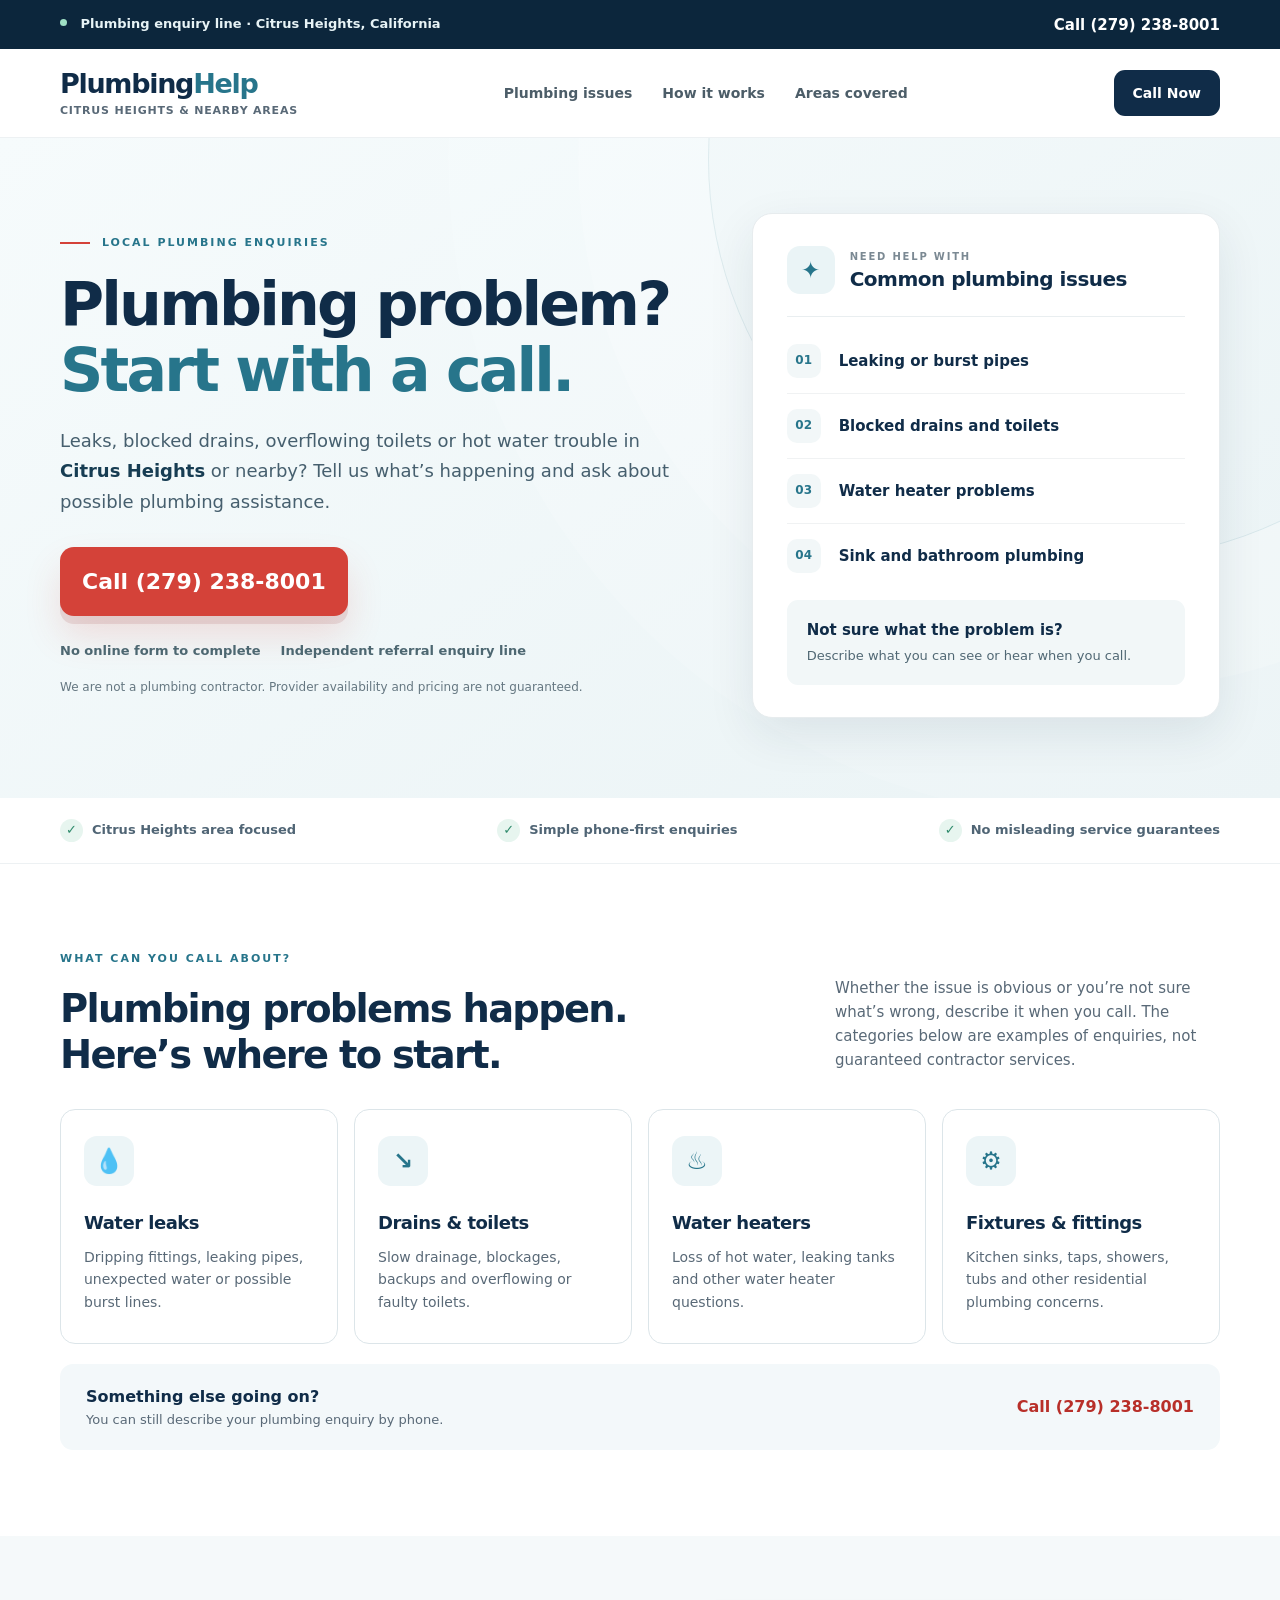
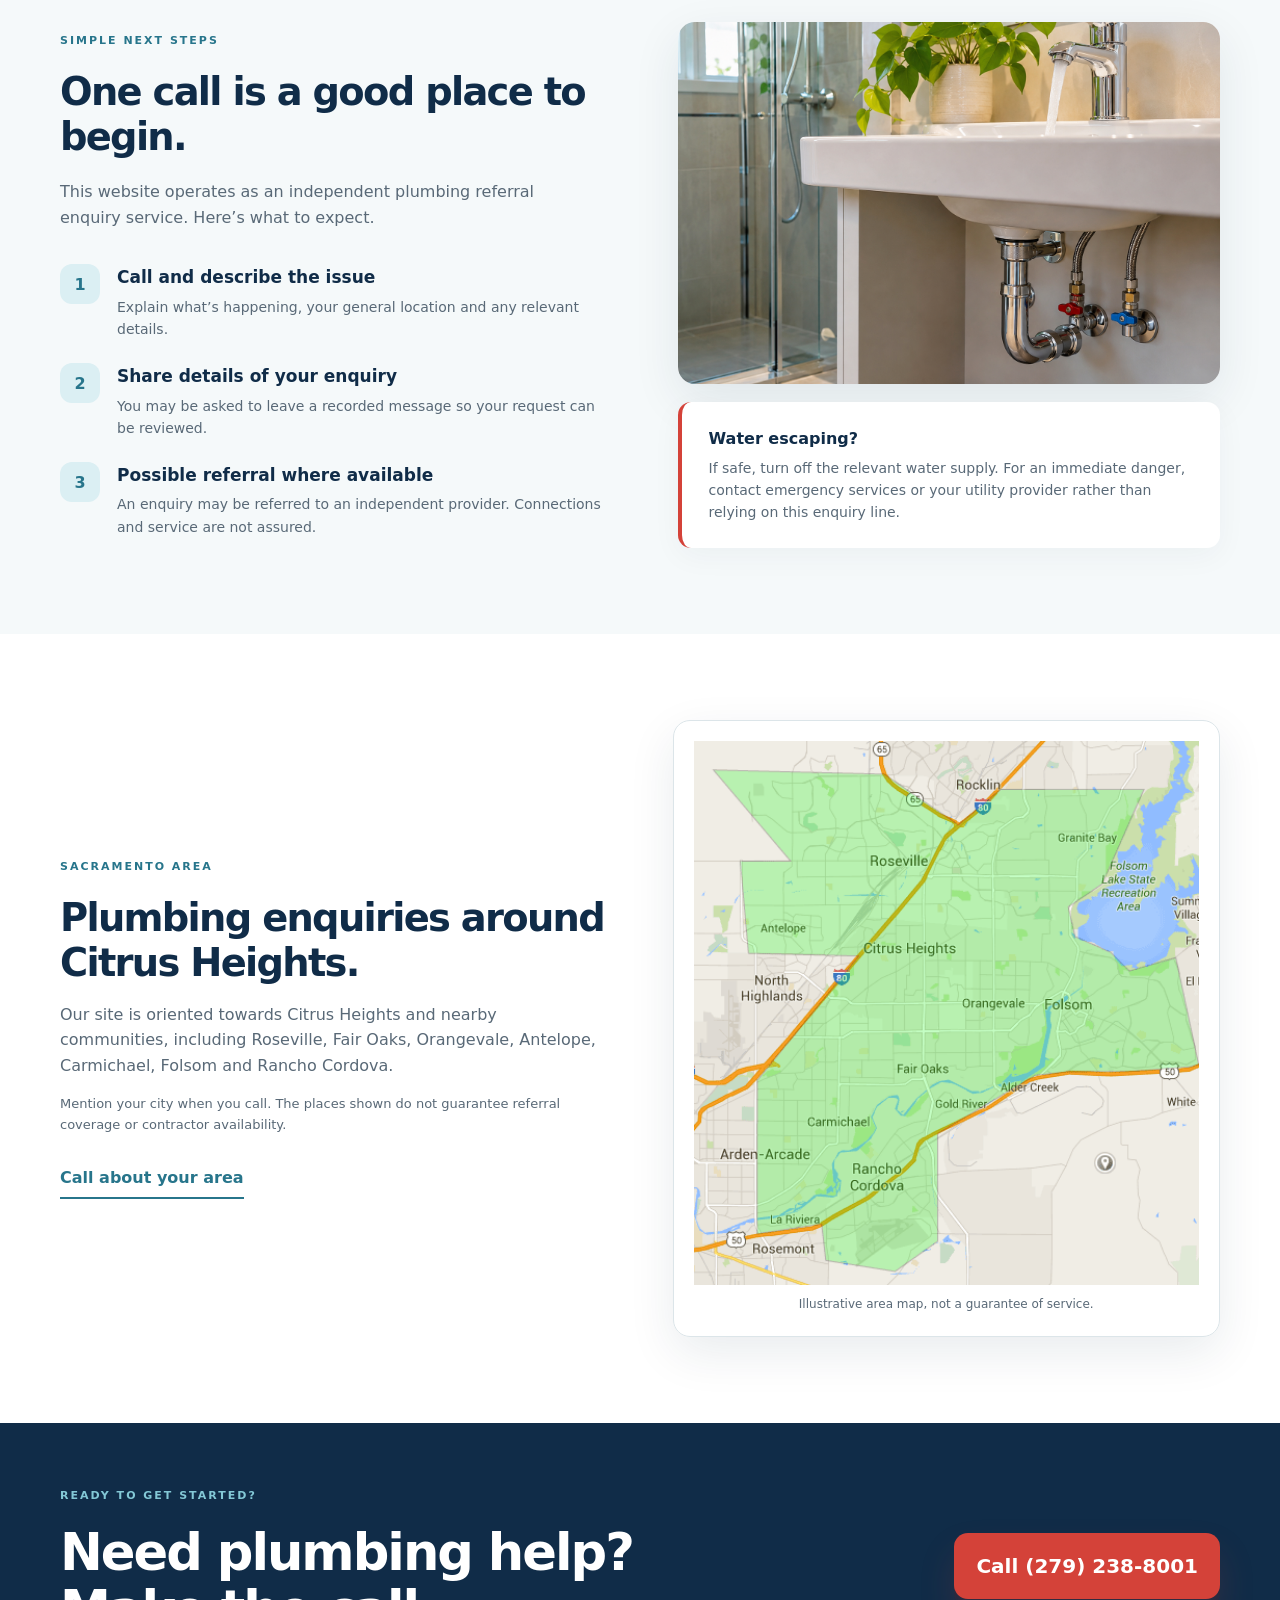
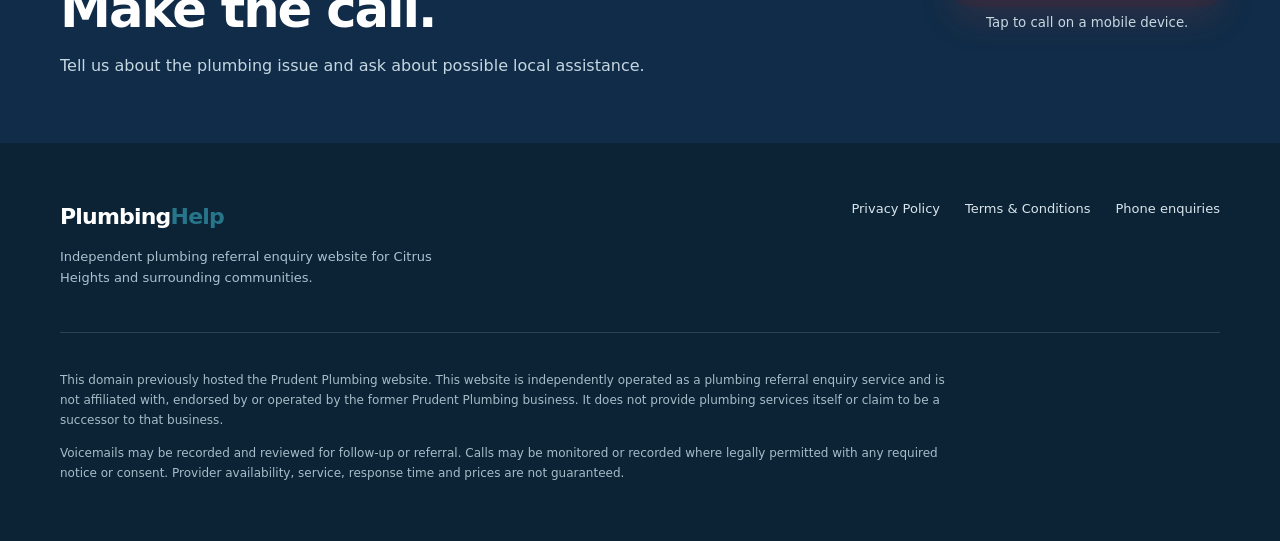
<file: index.html>
<!DOCTYPE html>

<html lang="en-US">
<head>
<meta charset="utf-8"/>
<meta content="width=device-width, initial-scale=1" name="viewport"/>
<meta content="#102c48" name="theme-color"/>
<title>Plumbing Help in Citrus Heights, CA | Independent Referral Enquiries</title>
<meta content="Plumbing problem in Citrus Heights or nearby Sacramento communities? Call an independent plumbing referral enquiry service to explain your issue and ask about possible local assistance." name="description"/>
<link href="https://prudent-plumbing.com/" rel="canonical"/>
<style>
:root{--ink:#102c48;--navy:#102c48;--navy2:#183d5c;--blue:#27758b;--red:#d44239;--red-dark:#b82f29;--paper:#fff;--mist:#f2f7f8;--line:#dce5e9;--muted:#596977;--shadow:0 16px 48px rgba(16,44,72,.09)}*{box-sizing:border-box}html{scroll-behavior:smooth;scroll-padding-top:90px}body{margin:0;font-family:Inter,ui-sans-serif,system-ui,-apple-system,BlinkMacSystemFont,"Segoe UI",sans-serif;color:var(--ink);background:var(--paper);line-height:1.6;-webkit-font-smoothing:antialiased}a{color:inherit;text-decoration:none}a:focus-visible{outline:3px solid #e76c54;outline-offset:4px}img{max-width:100%;height:auto;display:block}svg{width:24px;height:24px;fill:none;stroke:currentColor;stroke-width:1.8;stroke-linecap:round;stroke-linejoin:round}.wrap{width:min(1160px,calc(100% - 48px));margin-inline:auto}.skip{position:absolute;left:-9999px;top:0;background:#fff;padding:12px;z-index:200}.skip:focus{left:12px}.topbar{background:#0c263c;color:#e7f3f6}.topbar-inner{min-height:49px;display:flex;align-items:center;justify-content:space-between;gap:16px;font-size:13px;font-weight:600}.status-dot{display:inline-block;width:7px;height:7px;background:#9fe0c5;border-radius:50%;margin-right:9px;vertical-align:2px}.topbar-link{color:#fff;font-size:15px}.topbar-link span{font-size:18px}.site-header{background:#fff;border-bottom:1px solid #edf1f3}.header-inner{min-height:88px;display:flex;align-items:center;justify-content:space-between;gap:24px}.site-brand{display:flex;flex-direction:column;line-height:1.1}.brand-text{font-size:27px;font-weight:850;letter-spacing:-1.3px}.brand-accent,.footer-inner strong span{color:var(--blue)}.brand-small{font-size:11px;letter-spacing:.8px;color:var(--muted);margin-top:7px;text-transform:uppercase;font-weight:700}.desktop-nav{display:flex;gap:30px;font-size:14px;font-weight:700;color:#4c5d68}.desktop-nav a:hover{color:var(--red)}.header-cta{display:inline-flex;align-items:center;gap:8px;background:var(--ink);color:white;font-size:14px;font-weight:800;padding:12px 19px;border-radius:11px;white-space:nowrap}.header-cta svg{width:17px;height:17px}.header-cta:hover{background:var(--blue)}.hero{background:linear-gradient(145deg,#f6fbfc 0%,#eaf3f5 100%);position:relative;overflow:hidden}.hero:before{content:"";position:absolute;right:-230px;top:-380px;width:800px;height:800px;border:1px solid rgba(40,117,139,.1);border-radius:50%;box-shadow:0 0 0 130px rgba(255,255,255,.15),0 0 0 260px rgba(255,255,255,.10);pointer-events:none}.hero-grid{display:grid;grid-template-columns:minmax(0,1.15fr) minmax(340px,.85fr);gap:58px;align-items:center;padding-top:75px;padding-bottom:80px;position:relative}.eyebrow,.section-eyebrow{letter-spacing:2px;text-transform:uppercase;font-size:11px;font-weight:850;color:var(--blue);margin:0 0 19px}.eyebrow{display:flex;align-items:center;gap:12px}.small-line{height:2px;width:30px;background:var(--red)}.hero h1{font-size:clamp(40px,4.7vw,66px);line-height:1.1;letter-spacing:-2.8px;margin:0 0 23px;font-weight:850}.hero h1 span{color:var(--blue)}.hero-lead{font-size:18px;line-height:1.7;max-width:650px;color:#465f6e;margin:0 0 29px}.hero-lead strong{color:#173d53}.primary-cta{display:inline-flex;justify-content:center;align-items:center;gap:13px;background:var(--red);color:white;font-weight:850;border-radius:14px;padding:17px 22px;box-shadow:0 8px 0 rgba(130,26,25,.11),0 20px 36px rgba(212,66,57,.15);transition:background .2s,transform .2s}.primary-cta:hover{background:var(--red-dark);transform:translateY(-2px)}.hero-main-cta{font-size:22px;min-height:68px}.primary-cta svg{width:23px;height:23px;flex-shrink:0}.cta-arrow{font-size:24px;margin-left:7px}.hero-meta{display:flex;flex-wrap:wrap;gap:10px 20px;margin-top:25px;font-size:13px;font-weight:700;color:#4d6771}.hero-meta span{display:inline-flex;align-items:center;gap:7px}.hero-meta svg{width:17px;height:17px;color:var(--blue);stroke-width:3}.hero-honesty{margin:16px 0 0;font-size:12px;color:#657781;max-width:550px}.hero-aside{background:#fff;box-shadow:var(--shadow);border:1px solid #e7ecee;border-radius:20px;padding:32px 34px;position:relative}.aside-header{display:flex;align-items:center;gap:15px;border-bottom:1px solid #e9eef0;padding-bottom:22px}.aside-icon{width:48px;height:48px;display:grid;place-items:center;border-radius:13px;background:#eaf4f6;color:var(--blue)}.aside-icon svg{width:22px;height:22px}.aside-kicker{font-size:10px;letter-spacing:1.8px;font-weight:850;color:#7b8993;margin:0 0 2px}.aside-header h2{font-size:20px;line-height:1.2;letter-spacing:-.5px;margin:0}.aside-items{padding:12px 0}.aside-items>div{display:flex;gap:18px;align-items:center;border-bottom:1px solid #f0f2f3;padding:15px 0;font-size:15px;font-weight:700}.aside-items>div:last-child{border-bottom:0}.issue-symbol{width:34px;height:34px;display:grid;place-items:center;background:#f2f7f8;border-radius:10px;color:var(--blue);font-size:12px;font-weight:850}.aside-footer{border-radius:11px;background:var(--mist);padding:18px 20px;display:flex;flex-direction:column;gap:4px}.aside-footer strong{font-size:15px}.aside-footer span{font-size:13px;color:#516874}.trust-strip{background:#fff;border-bottom:1px solid #edf1f3}.trust-inner{display:flex;align-items:center;justify-content:space-between;gap:22px;padding:21px 0;color:#506575;font-size:13px;font-weight:700}.trust-inner>span{display:flex;align-items:center;gap:9px}.trust-tick{background:#e7f5ef;color:#2f8b6c;width:23px;height:23px;border-radius:50%;display:grid;place-items:center;font-weight:900}.section{padding:86px 0}.section-heading{display:flex;justify-content:space-between;align-items:end;gap:65px;margin-bottom:32px}.section-heading h2,.how-copy h2,.location-copy h2{font-size:clamp(32px,3vw,43px);letter-spacing:-1.7px;line-height:1.18;margin:0;font-weight:850}.section-heading>p{max-width:385px;color:var(--muted);font-size:15px;margin:0 0 5px}.service-grid{display:grid;grid-template-columns:repeat(4,1fr);gap:16px}.service-card{border:1px solid var(--line);border-radius:15px;padding:26px 23px;min-height:235px;background:#fff;transition:box-shadow .2s,transform .2s}.service-card:hover{box-shadow:var(--shadow);transform:translateY(-3px)}.service-icon{color:var(--blue);background:#ecf5f7;width:50px;height:50px;display:grid;place-items:center;border-radius:13px;margin-bottom:23px}.service-card h3{font-size:18px;margin:0 0 8px;letter-spacing:-.5px}.service-card p{margin:0;color:var(--muted);font-size:14px}.services-cta{background:#f3f8fa;border-radius:13px;margin-top:20px;padding:20px 26px;display:flex;align-items:center;justify-content:space-between;gap:22px}.services-cta div{display:flex;flex-direction:column}.services-cta strong{font-size:16px}.services-cta span{font-size:13px;color:var(--muted)}.services-cta a{color:var(--red-dark);font-weight:850;white-space:nowrap}.services-cta a span{color:inherit;font-size:20px}.how-section{background:#f5f9fa}.how-layout{display:grid;grid-template-columns:1fr 1fr;gap:75px;align-items:center}.how-intro{color:var(--muted);font-size:16px;margin:20px 0 34px;max-width:530px}.steps{display:grid;gap:23px}.step{display:flex;align-items:start;gap:17px}.step-num{width:40px;height:40px;flex-shrink:0;border-radius:12px;background:#dbeff3;display:grid;place-items:center;color:var(--blue);font-weight:850}.step h3{font-size:17px;margin:0 0 4px}.step p{font-size:14px;color:var(--muted);margin:0}.photo-frame{border-radius:17px;overflow:hidden;box-shadow:var(--shadow);background:#fff}.photo-frame img{width:100%;aspect-ratio:1.5;object-fit:cover}.help-note{padding:24px 27px;border-radius:13px;background:#fff;margin-top:18px;border-left:4px solid var(--red);box-shadow:0 8px 30px rgba(16,44,72,.045)}.help-note strong{font-size:16px}.help-note p{margin:5px 0 0;font-size:14px;color:var(--muted)}.location-grid{display:grid;grid-template-columns:1fr 1fr;gap:65px;align-items:center}.location-copy p:not(.section-eyebrow){max-width:540px;color:var(--muted);font-size:16px}.location-copy .muted{font-size:13px!important}.secondary-cta{display:inline-flex;gap:10px;align-items:center;margin-top:16px;color:var(--blue);font-weight:850;border-bottom:2px solid var(--blue);padding-bottom:6px}.secondary-cta span{font-size:22px}.map-frame{padding:20px;border:1px solid var(--line);border-radius:17px;box-shadow:var(--shadow)}.map-frame img{width:100%;object-fit:contain}.map-frame p{font-size:12px;text-align:center;color:var(--muted);margin:10px 0 2px}.closing-cta{background:var(--navy);color:#fff;padding:64px 0}.closing-inner{display:flex;justify-content:space-between;align-items:center;gap:60px}.closing-cta .section-eyebrow{color:#83c8d6}.closing-cta h2{font-size:clamp(34px,4vw,52px);letter-spacing:-2px;line-height:1.13;margin:0 0 14px}.closing-cta p:last-child{color:#c5d7e1;margin:0}.closing-action{display:flex;flex-direction:column;align-items:center;gap:13px}.light-cta{background:var(--red);font-size:20px;white-space:nowrap}.closing-action small{color:#c5d7e1}.footer{background:#0b2335;color:#d8e6ec;padding:56px 0 45px}.footer-inner{display:flex;justify-content:space-between;gap:50px;padding-bottom:30px}.footer-inner strong{font-size:22px;letter-spacing:-.8px;color:#fff}.footer-inner p{max-width:420px;font-size:13px;color:#a9c2ce}.footer-links{display:flex;gap:25px;align-items:start;font-size:13px}.footer-links a:hover{text-decoration:underline}.footer-legal{padding-top:25px;border-top:1px solid #294254}.footer-legal p{max-width:900px;color:#a6bcc8;font-size:12px;line-height:1.7}.draft-note{color:#f2d7ae!important}.mobile-call{display:none} @media(max-width:1000px){.hero-grid{gap:30px;grid-template-columns:minmax(0,1.1fr) minmax(300px,.9fr)}.hero h1{font-size:48px}.desktop-nav{gap:16px}.service-grid{grid-template-columns:repeat(2,1fr)}.service-card{min-height:210px}.how-layout,.location-grid{gap:40px}}@media(max-width:760px){.wrap{width:min(100% - 32px,600px)}.topbar-inner{min-height:40px}.topbar-message{font-size:11px}.topbar-link{display:none}.header-inner{min-height:72px}.brand-text{font-size:24px}.brand-small{font-size:9px}.desktop-nav{display:none}.header-cta{padding:10px 13px}.hero-grid{grid-template-columns:1fr;padding-top:52px;padding-bottom:55px;gap:36px}.hero h1{font-size:clamp(39px,10vw,55px);letter-spacing:-1.9px}.hero-lead{font-size:16px}.hero-aside{padding:24px}.hero-main-cta{font-size:18px;width:100%;padding:15px 12px}.hero-meta{font-size:12px}.trust-inner{flex-wrap:wrap;gap:13px;padding:16px 0}.trust-inner>span{width:100%}.section{padding:64px 0}.section-heading{display:block}.section-heading>p{margin-top:17px}.service-grid{grid-template-columns:repeat(2,1fr)}.how-layout,.location-grid{grid-template-columns:1fr}.location-grid .map-frame{order:2}.services-cta{align-items:start;flex-direction:column}.closing-inner{flex-direction:column;align-items:start;gap:28px}.closing-action{align-items:stretch;width:100%}.light-cta{justify-content:center;font-size:18px}.footer-inner{flex-direction:column;gap:22px}.footer-links{flex-wrap:wrap;gap:15px}.mobile-call{display:flex;position:fixed;bottom:0;left:0;right:0;z-index:1000;justify-content:space-between;align-items:center;gap:10px;background:#fff;padding:10px 16px calc(10px + env(safe-area-inset-bottom));box-shadow:0 -6px 30px #102c4820;border-top:1px solid var(--line)}.mobile-call>span{font-size:12px;color:var(--ink);font-weight:750}.mobile-call a{background:var(--red);color:#fff;border-radius:11px;padding:11px 13px;font-size:14px;font-weight:850;white-space:nowrap}.footer{padding-bottom:110px}}@media(max-width:470px){.header-cta svg{display:none}.hero-aside{border-radius:15px}.service-grid{grid-template-columns:1fr}.service-card{min-height:0;padding:22px}.service-icon{margin-bottom:14px}.hero-meta{flex-direction:column}.closing-cta h2{font-size:35px}.mobile-call>span{font-size:11px}.mobile-call a{font-size:13px}}@media(prefers-reduced-motion:reduce){html{scroll-behavior:auto}*,*:before,*:after{transition:none!important}}


/* Small, intentionally sized service symbols, no external icon files required. */
.aside-icon{font-size:23px;line-height:1;font-weight:700}.service-icon{font-family:system-ui, sans-serif;font-size:24px;line-height:1;font-weight:700;overflow:hidden}.service-icon:nth-child(1){text-align:center}
</style>
</head>
<body>
<a class="skip" href="#main">Skip to content</a>
<div class="topbar"><div class="wrap topbar-inner"><span class="topbar-message"><span aria-hidden="true" class="status-dot"></span> Plumbing enquiry line · Citrus Heights, California</span><a aria-label="Call the plumbing enquiry line on 279 238 8001" class="topbar-link" href="tel:+12792388001">Call (279) 238-8001 </a></div></div>
<header class="site-header"><div class="wrap header-inner">
<a aria-label="Plumbing Help home" class="site-brand" href="https://prudent-plumbing.com/"><span class="brand-text">Plumbing<span class="brand-accent">Help</span></span><span class="brand-small">Citrus Heights &amp; nearby areas</span></a>
<nav aria-label="Main navigation" class="desktop-nav"><a href="#services">Plumbing issues</a><a href="#how">How it works</a><a href="#areas">Areas covered</a></nav>
<a class="header-cta" href="tel:+12792388001"> Call Now</a>
</div></header>
<main id="main">
<section aria-labelledby="hero-heading" class="hero"><div class="wrap hero-grid">
<div class="hero-content"><p class="eyebrow"><span class="small-line"></span> LOCAL PLUMBING ENQUIRIES</p>
<h1 id="hero-heading">Plumbing problem?<br/><span>Start with a call.</span></h1>
<p class="hero-lead">Leaks, blocked drains, overflowing toilets or hot water trouble in <strong>Citrus Heights</strong> or nearby? Tell us what’s happening and ask about possible plumbing assistance.</p>
<a class="primary-cta hero-main-cta" href="tel:+12792388001"><span>Call (279) 238-8001</span></a>
<div class="hero-meta"><span> No online form to complete</span><span> Independent referral enquiry line</span></div>
<p class="hero-honesty">We are not a plumbing contractor. Provider availability and pricing are not guaranteed.</p>
</div>
<aside aria-label="Plumbing enquiry guidance" class="hero-aside"><div class="aside-header"><span aria-hidden="true" class="aside-icon">✦</span><div><p class="aside-kicker">NEED HELP WITH</p><h2>Common plumbing issues</h2></div></div>
<div class="aside-items"><div><span aria-hidden="true" class="issue-symbol">01</span><span>Leaking or burst pipes</span></div><div><span aria-hidden="true" class="issue-symbol">02</span><span>Blocked drains and toilets</span></div><div><span aria-hidden="true" class="issue-symbol">03</span><span>Water heater problems</span></div><div><span aria-hidden="true" class="issue-symbol">04</span><span>Sink and bathroom plumbing</span></div></div>
<div class="aside-footer"><strong>Not sure what the problem is?</strong><span>Describe what you can see or hear when you call.</span></div>
</aside>
</div></section>
<section class="trust-strip"><div class="wrap trust-inner"><span><span aria-hidden="true" class="trust-tick">✓</span> Citrus Heights area focused</span><span><span aria-hidden="true" class="trust-tick">✓</span> Simple phone-first enquiries</span><span><span aria-hidden="true" class="trust-tick">✓</span> No misleading service guarantees</span></div></section>
<section class="section services-section" id="services"><div class="wrap"><div class="section-heading"><div><p class="section-eyebrow">WHAT CAN YOU CALL ABOUT?</p><h2>Plumbing problems happen.<br/>Here’s where to start.</h2></div><p>Whether the issue is obvious or you’re not sure what’s wrong, describe it when you call. The categories below are examples of enquiries, not guaranteed contractor services.</p></div>
<div class="service-grid">
<article class="service-card"><div class="service-icon" aria-hidden="true">💧</div><h3>Water leaks</h3><p>Dripping fittings, leaking pipes, unexpected water or possible burst lines.</p></article>
<article class="service-card"><div class="service-icon" aria-hidden="true">↘</div><h3>Drains &amp; toilets</h3><p>Slow drainage, blockages, backups and overflowing or faulty toilets.</p></article>
<article class="service-card"><div class="service-icon" aria-hidden="true">♨</div><h3>Water heaters</h3><p>Loss of hot water, leaking tanks and other water heater questions.</p></article>
<article class="service-card"><div class="service-icon" aria-hidden="true">⚙</div><h3>Fixtures &amp; fittings</h3><p>Kitchen sinks, taps, showers, tubs and other residential plumbing concerns.</p></article>
</div>
<div class="services-cta"><div><strong>Something else going on?</strong><span>You can still describe your plumbing enquiry by phone.</span></div><a href="tel:+12792388001">Call (279) 238-8001 </a></div>
</div></section>
<section class="section how-section" id="how"><div class="wrap how-layout"><div class="how-copy"><p class="section-eyebrow">SIMPLE NEXT STEPS</p><h2>One call is a good place to begin.</h2><p class="how-intro">This website operates as an independent plumbing referral enquiry service. Here’s what to expect.</p><div class="steps"><div class="step"><span class="step-num">1</span><div><h3>Call and describe the issue</h3><p>Explain what’s happening, your general location and any relevant details.</p></div></div><div class="step"><span class="step-num">2</span><div><h3>Share details of your enquiry</h3><p>You may be asked to leave a recorded message so your request can be reviewed.</p></div></div><div class="step"><span class="step-num">3</span><div><h3>Possible referral where available</h3><p>An enquiry may be referred to an independent provider. Connections and service are not assured.</p></div></div></div></div><div class="how-side"><div class="photo-frame"><img alt="Residential bathroom sink and plumbing fixtures" loading="lazy" src="assets/plumbing-support.png"/></div><div class="help-note"><strong>Water escaping?</strong><p>If safe, turn off the relevant water supply. For an immediate danger, contact emergency services or your utility provider rather than relying on this enquiry line.</p></div></div></div></section>
<section class="section location-section" id="areas"><div class="wrap location-grid"><div class="location-copy"><p class="section-eyebrow">SACRAMENTO AREA</p><h2>Plumbing enquiries around Citrus Heights.</h2><p>Our site is oriented towards Citrus Heights and nearby communities, including Roseville, Fair Oaks, Orangevale, Antelope, Carmichael, Folsom and Rancho Cordova.</p><p class="muted">Mention your city when you call. The places shown do not guarantee referral coverage or contractor availability.</p><a class="secondary-cta" href="tel:+12792388001">Call about your area </a></div><div class="map-frame"><img alt="Illustrative service-area map around Citrus Heights, Roseville, Fair Oaks and neighbouring Sacramento communities" loading="lazy" src="assets/service_area.png"/><p>Illustrative area map, not a guarantee of service.</p></div></div></section>
<section class="closing-cta"><div class="wrap closing-inner"><div><p class="section-eyebrow">READY TO GET STARTED?</p><h2>Need plumbing help?<br/>Make the call.</h2><p>Tell us about the plumbing issue and ask about possible local assistance.</p></div><div class="closing-action"><a class="primary-cta light-cta" href="tel:+12792388001"> Call (279) 238-8001</a><small>Tap to call on a mobile device.</small></div></div></section>
</main>
<footer class="footer" id="contact"><div class="wrap footer-inner"><div><strong>Plumbing<span>Help</span></strong><p>Independent plumbing referral enquiry website for Citrus Heights and surrounding communities.</p></div><div class="footer-links"><a href="https://prudent-plumbing.com/privacy.html">Privacy Policy</a><a href="https://prudent-plumbing.com/terms.html">Terms &amp; Conditions</a><a href="tel:+12792388001">Phone enquiries</a></div></div><div class="wrap footer-legal"><p>This domain previously hosted the Prudent Plumbing website. This website is independently operated as a plumbing referral enquiry service and is not affiliated with, endorsed by or operated by the former Prudent Plumbing business. It does not provide plumbing services itself or claim to be a successor to that business.</p><p>Voicemails may be recorded and reviewed for follow-up or referral. Calls may be monitored or recorded where legally permitted with any required notice or consent. Provider availability, service, response time and prices are not guaranteed.</p></div></footer>
<div class="mobile-call"><span>Plumbing enquiry line</span><a aria-label="Call 279 238 8001" href="tel:+12792388001">Call (279) 238-8001 </a></div>
</body>
</html>
</file>
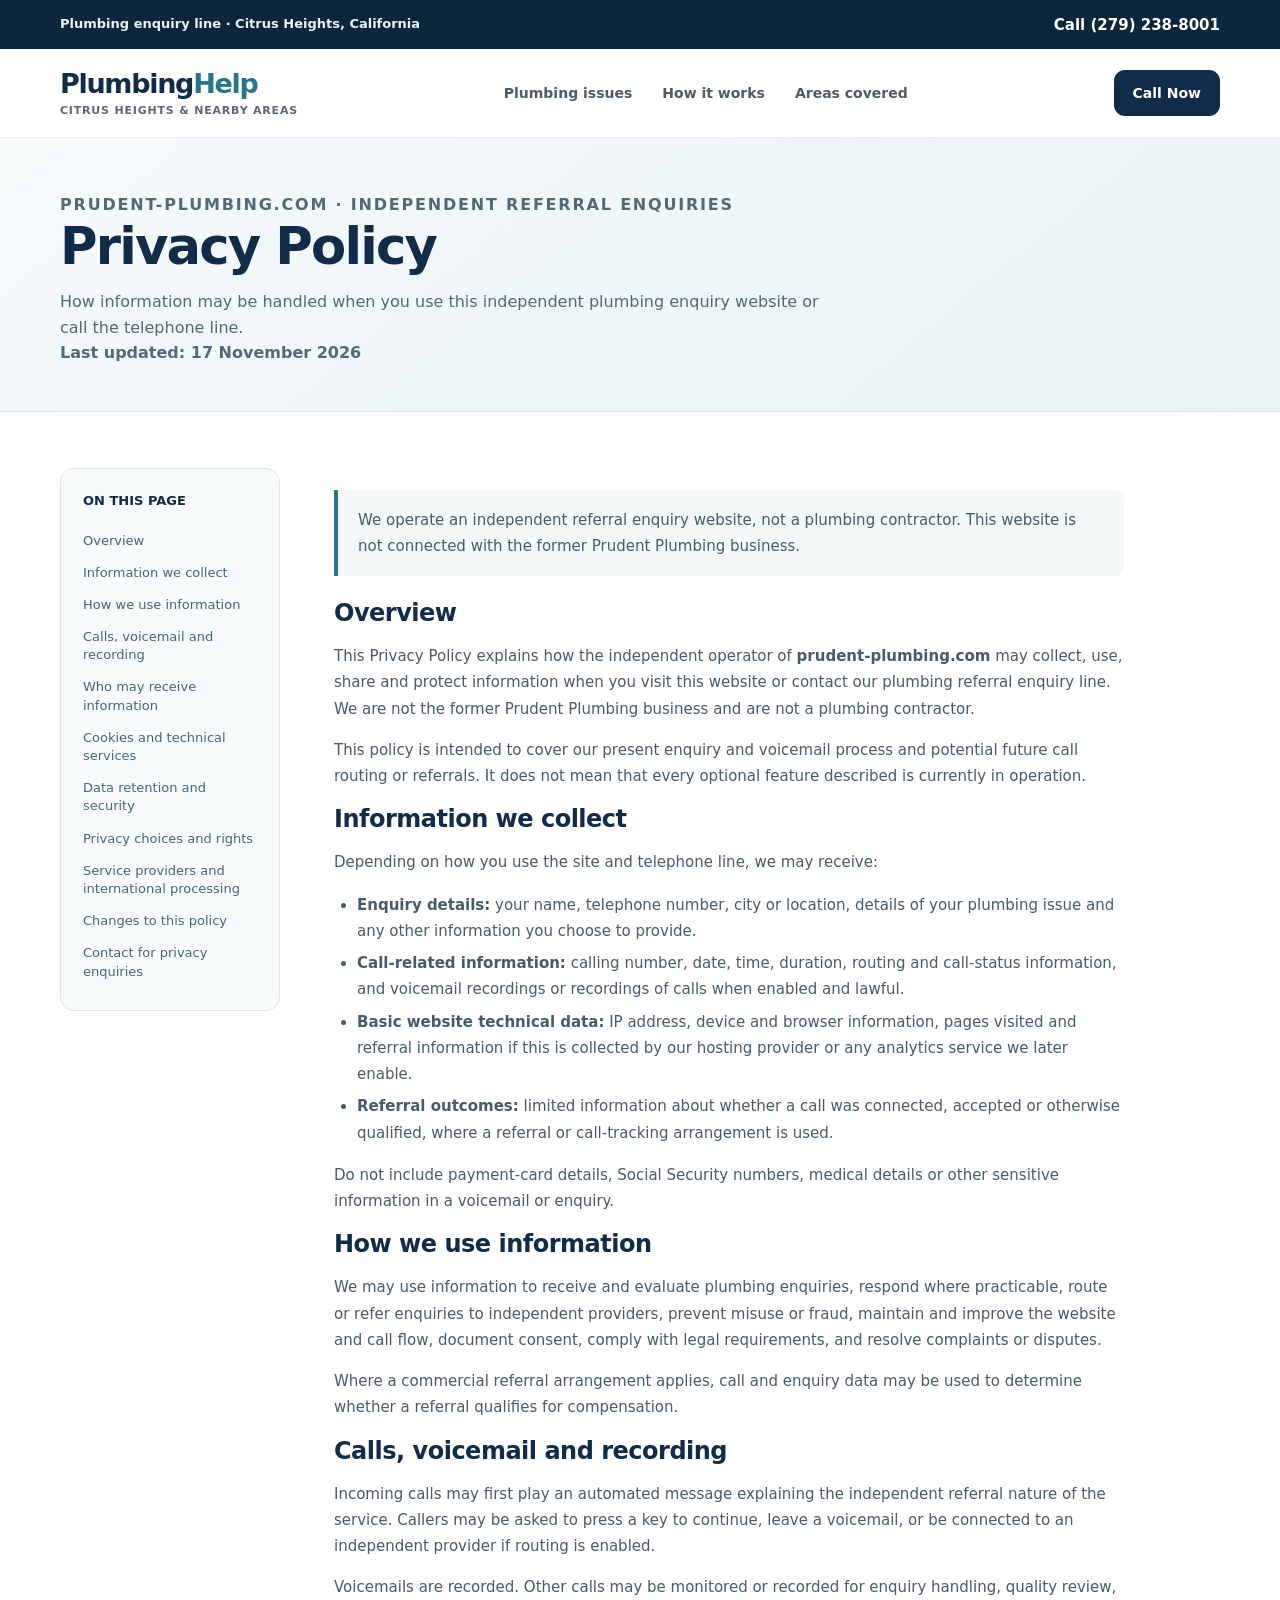
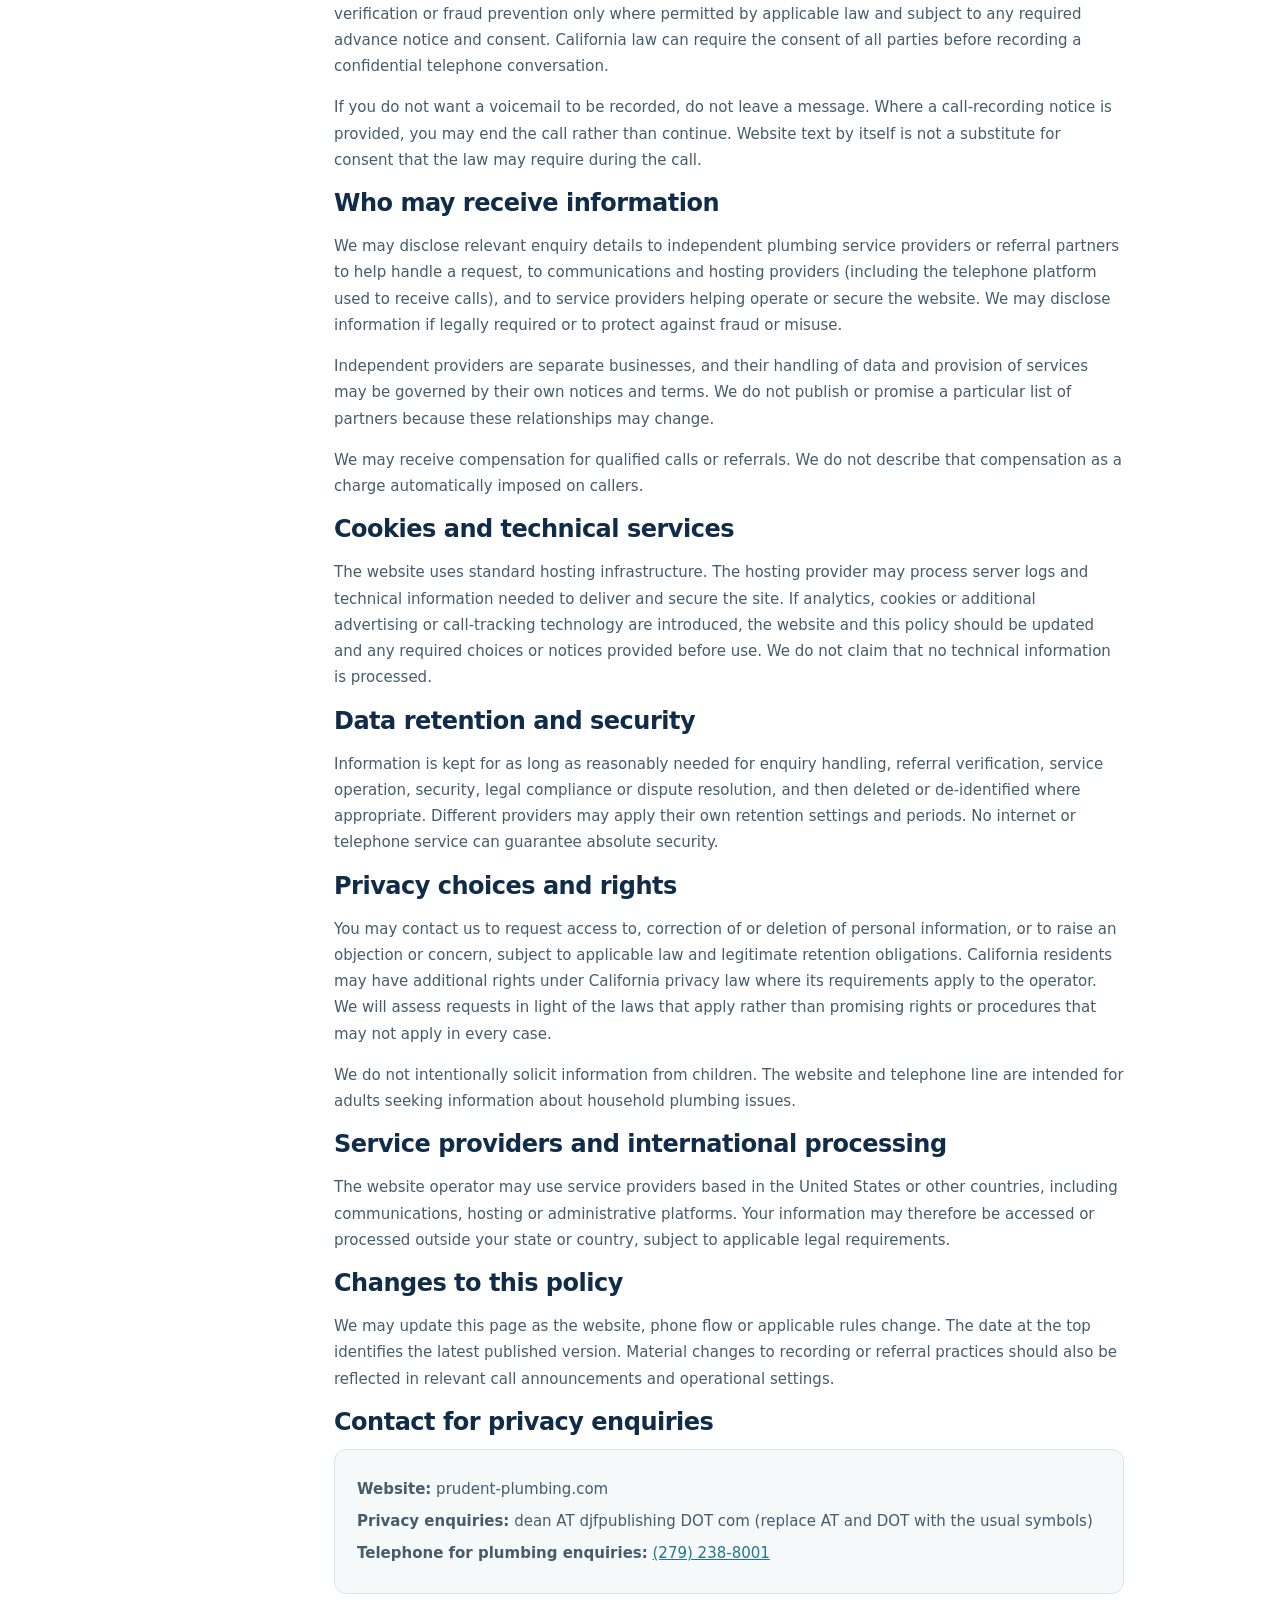
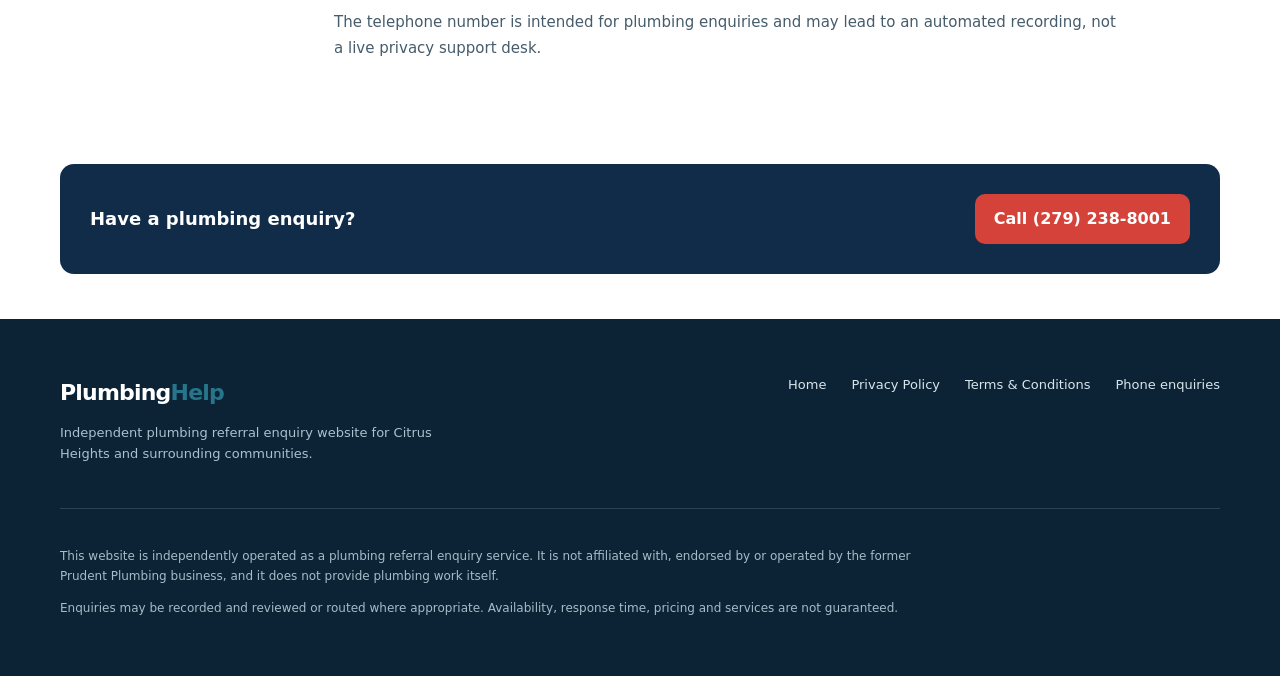
<file: privacy.html>
<!DOCTYPE html><html lang="en-US"><head><meta charset="utf-8"><meta name="viewport" content="width=device-width,initial-scale=1"><meta name="theme-color" content="#102c48"><title>Privacy Policy | Plumbing Help</title><meta name="description" content="How information may be handled when you use this independent plumbing enquiry website or call the telephone line."><link rel="canonical" href="https://prudent-plumbing.com/privacy.html"><style>
:root{--ink:#102c48;--navy:#102c48;--navy2:#183d5c;--blue:#27758b;--red:#d44239;--red-dark:#b82f29;--paper:#fff;--mist:#f2f7f8;--line:#dce5e9;--muted:#596977;--shadow:0 16px 48px rgba(16,44,72,.09)}*{box-sizing:border-box}html{scroll-behavior:smooth;scroll-padding-top:90px}body{margin:0;font-family:Inter,ui-sans-serif,system-ui,-apple-system,BlinkMacSystemFont,"Segoe UI",sans-serif;color:var(--ink);background:var(--paper);line-height:1.6;-webkit-font-smoothing:antialiased}a{color:inherit;text-decoration:none}a:focus-visible{outline:3px solid #e76c54;outline-offset:4px}img{max-width:100%;height:auto;display:block}svg{width:24px;height:24px;fill:none;stroke:currentColor;stroke-width:1.8;stroke-linecap:round;stroke-linejoin:round}.wrap{width:min(1160px,calc(100% - 48px));margin-inline:auto}.skip{position:absolute;left:-9999px;top:0;background:#fff;padding:12px;z-index:200}.skip:focus{left:12px}.topbar{background:#0c263c;color:#e7f3f6}.topbar-inner{min-height:49px;display:flex;align-items:center;justify-content:space-between;gap:16px;font-size:13px;font-weight:600}.status-dot{display:inline-block;width:7px;height:7px;background:#9fe0c5;border-radius:50%;margin-right:9px;vertical-align:2px}.topbar-link{color:#fff;font-size:15px}.topbar-link span{font-size:18px}.site-header{background:#fff;border-bottom:1px solid #edf1f3}.header-inner{min-height:88px;display:flex;align-items:center;justify-content:space-between;gap:24px}.site-brand{display:flex;flex-direction:column;line-height:1.1}.brand-text{font-size:27px;font-weight:850;letter-spacing:-1.3px}.brand-accent,.footer-inner strong span{color:var(--blue)}.brand-small{font-size:11px;letter-spacing:.8px;color:var(--muted);margin-top:7px;text-transform:uppercase;font-weight:700}.desktop-nav{display:flex;gap:30px;font-size:14px;font-weight:700;color:#4c5d68}.desktop-nav a:hover{color:var(--red)}.header-cta{display:inline-flex;align-items:center;gap:8px;background:var(--ink);color:white;font-size:14px;font-weight:800;padding:12px 19px;border-radius:11px;white-space:nowrap}.header-cta svg{width:17px;height:17px}.header-cta:hover{background:var(--blue)}.hero{background:linear-gradient(145deg,#f6fbfc 0%,#eaf3f5 100%);position:relative;overflow:hidden}.hero:before{content:"";position:absolute;right:-230px;top:-380px;width:800px;height:800px;border:1px solid rgba(40,117,139,.1);border-radius:50%;box-shadow:0 0 0 130px rgba(255,255,255,.15),0 0 0 260px rgba(255,255,255,.10);pointer-events:none}.hero-grid{display:grid;grid-template-columns:minmax(0,1.15fr) minmax(340px,.85fr);gap:58px;align-items:center;padding-top:75px;padding-bottom:80px;position:relative}.eyebrow,.section-eyebrow{letter-spacing:2px;text-transform:uppercase;font-size:11px;font-weight:850;color:var(--blue);margin:0 0 19px}.eyebrow{display:flex;align-items:center;gap:12px}.small-line{height:2px;width:30px;background:var(--red)}.hero h1{font-size:clamp(40px,4.7vw,66px);line-height:1.1;letter-spacing:-2.8px;margin:0 0 23px;font-weight:850}.hero h1 span{color:var(--blue)}.hero-lead{font-size:18px;line-height:1.7;max-width:650px;color:#465f6e;margin:0 0 29px}.hero-lead strong{color:#173d53}.primary-cta{display:inline-flex;justify-content:center;align-items:center;gap:13px;background:var(--red);color:white;font-weight:850;border-radius:14px;padding:17px 22px;box-shadow:0 8px 0 rgba(130,26,25,.11),0 20px 36px rgba(212,66,57,.15);transition:background .2s,transform .2s}.primary-cta:hover{background:var(--red-dark);transform:translateY(-2px)}.hero-main-cta{font-size:22px;min-height:68px}.primary-cta svg{width:23px;height:23px;flex-shrink:0}.cta-arrow{font-size:24px;margin-left:7px}.hero-meta{display:flex;flex-wrap:wrap;gap:10px 20px;margin-top:25px;font-size:13px;font-weight:700;color:#4d6771}.hero-meta span{display:inline-flex;align-items:center;gap:7px}.hero-meta svg{width:17px;height:17px;color:var(--blue);stroke-width:3}.hero-honesty{margin:16px 0 0;font-size:12px;color:#657781;max-width:550px}.hero-aside{background:#fff;box-shadow:var(--shadow);border:1px solid #e7ecee;border-radius:20px;padding:32px 34px;position:relative}.aside-header{display:flex;align-items:center;gap:15px;border-bottom:1px solid #e9eef0;padding-bottom:22px}.aside-icon{width:48px;height:48px;display:grid;place-items:center;border-radius:13px;background:#eaf4f6;color:var(--blue)}.aside-icon svg{width:22px;height:22px}.aside-kicker{font-size:10px;letter-spacing:1.8px;font-weight:850;color:#7b8993;margin:0 0 2px}.aside-header h2{font-size:20px;line-height:1.2;letter-spacing:-.5px;margin:0}.aside-items{padding:12px 0}.aside-items>div{display:flex;gap:18px;align-items:center;border-bottom:1px solid #f0f2f3;padding:15px 0;font-size:15px;font-weight:700}.aside-items>div:last-child{border-bottom:0}.issue-symbol{width:34px;height:34px;display:grid;place-items:center;background:#f2f7f8;border-radius:10px;color:var(--blue);font-size:12px;font-weight:850}.aside-footer{border-radius:11px;background:var(--mist);padding:18px 20px;display:flex;flex-direction:column;gap:4px}.aside-footer strong{font-size:15px}.aside-footer span{font-size:13px;color:#516874}.trust-strip{background:#fff;border-bottom:1px solid #edf1f3}.trust-inner{display:flex;align-items:center;justify-content:space-between;gap:22px;padding:21px 0;color:#506575;font-size:13px;font-weight:700}.trust-inner>span{display:flex;align-items:center;gap:9px}.trust-tick{background:#e7f5ef;color:#2f8b6c;width:23px;height:23px;border-radius:50%;display:grid;place-items:center;font-weight:900}.section{padding:86px 0}.section-heading{display:flex;justify-content:space-between;align-items:end;gap:65px;margin-bottom:32px}.section-heading h2,.how-copy h2,.location-copy h2{font-size:clamp(32px,3vw,43px);letter-spacing:-1.7px;line-height:1.18;margin:0;font-weight:850}.section-heading>p{max-width:385px;color:var(--muted);font-size:15px;margin:0 0 5px}.service-grid{display:grid;grid-template-columns:repeat(4,1fr);gap:16px}.service-card{border:1px solid var(--line);border-radius:15px;padding:26px 23px;min-height:235px;background:#fff;transition:box-shadow .2s,transform .2s}.service-card:hover{box-shadow:var(--shadow);transform:translateY(-3px)}.service-icon{color:var(--blue);background:#ecf5f7;width:50px;height:50px;display:grid;place-items:center;border-radius:13px;margin-bottom:23px}.service-card h3{font-size:18px;margin:0 0 8px;letter-spacing:-.5px}.service-card p{margin:0;color:var(--muted);font-size:14px}.services-cta{background:#f3f8fa;border-radius:13px;margin-top:20px;padding:20px 26px;display:flex;align-items:center;justify-content:space-between;gap:22px}.services-cta div{display:flex;flex-direction:column}.services-cta strong{font-size:16px}.services-cta span{font-size:13px;color:var(--muted)}.services-cta a{color:var(--red-dark);font-weight:850;white-space:nowrap}.services-cta a span{color:inherit;font-size:20px}.how-section{background:#f5f9fa}.how-layout{display:grid;grid-template-columns:1fr 1fr;gap:75px;align-items:center}.how-intro{color:var(--muted);font-size:16px;margin:20px 0 34px;max-width:530px}.steps{display:grid;gap:23px}.step{display:flex;align-items:start;gap:17px}.step-num{width:40px;height:40px;flex-shrink:0;border-radius:12px;background:#dbeff3;display:grid;place-items:center;color:var(--blue);font-weight:850}.step h3{font-size:17px;margin:0 0 4px}.step p{font-size:14px;color:var(--muted);margin:0}.photo-frame{border-radius:17px;overflow:hidden;box-shadow:var(--shadow);background:#fff}.photo-frame img{width:100%;aspect-ratio:1.5;object-fit:cover}.help-note{padding:24px 27px;border-radius:13px;background:#fff;margin-top:18px;border-left:4px solid var(--red);box-shadow:0 8px 30px rgba(16,44,72,.045)}.help-note strong{font-size:16px}.help-note p{margin:5px 0 0;font-size:14px;color:var(--muted)}.location-grid{display:grid;grid-template-columns:1fr 1fr;gap:65px;align-items:center}.location-copy p:not(.section-eyebrow){max-width:540px;color:var(--muted);font-size:16px}.location-copy .muted{font-size:13px!important}.secondary-cta{display:inline-flex;gap:10px;align-items:center;margin-top:16px;color:var(--blue);font-weight:850;border-bottom:2px solid var(--blue);padding-bottom:6px}.secondary-cta span{font-size:22px}.map-frame{padding:20px;border:1px solid var(--line);border-radius:17px;box-shadow:var(--shadow)}.map-frame img{width:100%;object-fit:contain}.map-frame p{font-size:12px;text-align:center;color:var(--muted);margin:10px 0 2px}.closing-cta{background:var(--navy);color:#fff;padding:64px 0}.closing-inner{display:flex;justify-content:space-between;align-items:center;gap:60px}.closing-cta .section-eyebrow{color:#83c8d6}.closing-cta h2{font-size:clamp(34px,4vw,52px);letter-spacing:-2px;line-height:1.13;margin:0 0 14px}.closing-cta p:last-child{color:#c5d7e1;margin:0}.closing-action{display:flex;flex-direction:column;align-items:center;gap:13px}.light-cta{background:var(--red);font-size:20px;white-space:nowrap}.closing-action small{color:#c5d7e1}.footer{background:#0b2335;color:#d8e6ec;padding:56px 0 45px}.footer-inner{display:flex;justify-content:space-between;gap:50px;padding-bottom:30px}.footer-inner strong{font-size:22px;letter-spacing:-.8px;color:#fff}.footer-inner p{max-width:420px;font-size:13px;color:#a9c2ce}.footer-links{display:flex;gap:25px;align-items:start;font-size:13px}.footer-links a:hover{text-decoration:underline}.footer-legal{padding-top:25px;border-top:1px solid #294254}.footer-legal p{max-width:900px;color:#a6bcc8;font-size:12px;line-height:1.7}.draft-note{color:#f2d7ae!important}.mobile-call{display:none} @media(max-width:1000px){.hero-grid{gap:30px;grid-template-columns:minmax(0,1.1fr) minmax(300px,.9fr)}.hero h1{font-size:48px}.desktop-nav{gap:16px}.service-grid{grid-template-columns:repeat(2,1fr)}.service-card{min-height:210px}.how-layout,.location-grid{gap:40px}}@media(max-width:760px){.wrap{width:min(100% - 32px,600px)}.topbar-inner{min-height:40px}.topbar-message{font-size:11px}.topbar-link{display:none}.header-inner{min-height:72px}.brand-text{font-size:24px}.brand-small{font-size:9px}.desktop-nav{display:none}.header-cta{padding:10px 13px}.hero-grid{grid-template-columns:1fr;padding-top:52px;padding-bottom:55px;gap:36px}.hero h1{font-size:clamp(39px,10vw,55px);letter-spacing:-1.9px}.hero-lead{font-size:16px}.hero-aside{padding:24px}.hero-main-cta{font-size:18px;width:100%;padding:15px 12px}.hero-meta{font-size:12px}.trust-inner{flex-wrap:wrap;gap:13px;padding:16px 0}.trust-inner>span{width:100%}.section{padding:64px 0}.section-heading{display:block}.section-heading>p{margin-top:17px}.service-grid{grid-template-columns:repeat(2,1fr)}.how-layout,.location-grid{grid-template-columns:1fr}.location-grid .map-frame{order:2}.services-cta{align-items:start;flex-direction:column}.closing-inner{flex-direction:column;align-items:start;gap:28px}.closing-action{align-items:stretch;width:100%}.light-cta{justify-content:center;font-size:18px}.footer-inner{flex-direction:column;gap:22px}.footer-links{flex-wrap:wrap;gap:15px}.mobile-call{display:flex;position:fixed;bottom:0;left:0;right:0;z-index:1000;justify-content:space-between;align-items:center;gap:10px;background:#fff;padding:10px 16px calc(10px + env(safe-area-inset-bottom));box-shadow:0 -6px 30px #102c4820;border-top:1px solid var(--line)}.mobile-call>span{font-size:12px;color:var(--ink);font-weight:750}.mobile-call a{background:var(--red);color:#fff;border-radius:11px;padding:11px 13px;font-size:14px;font-weight:850;white-space:nowrap}.footer{padding-bottom:110px}}@media(max-width:470px){.header-cta svg{display:none}.hero-aside{border-radius:15px}.service-grid{grid-template-columns:1fr}.service-card{min-height:0;padding:22px}.service-icon{margin-bottom:14px}.hero-meta{flex-direction:column}.closing-cta h2{font-size:35px}.mobile-call>span{font-size:11px}.mobile-call a{font-size:13px}}@media(prefers-reduced-motion:reduce){html{scroll-behavior:auto}*,*:before,*:after{transition:none!important}}



.legal-hero{background:linear-gradient(140deg,#f5fafb,#eaf3f5);padding:54px 0 45px;border-bottom:1px solid var(--line)}.legal-kicker{font-size:12px;letter-spacing:1.8px;font-weight:800;color:var(--blue);text-transform:uppercase;margin:0 0 12px}.legal-hero h1{font-size:clamp(35px,4vw,52px);letter-spacing:-1.8px;line-height:1.12;margin:0 0 14px}.legal-hero p{max-width:780px;color:#526978;font-size:16px;margin:0}.legal-layout{display:grid;grid-template-columns:220px minmax(0,1fr);gap:54px;padding:56px 0 88px}.legal-menu{align-self:start;position:sticky;top:25px;border:1px solid var(--line);border-radius:14px;padding:22px;background:#f8fbfc}.legal-menu strong{font-size:13px;display:block;margin-bottom:13px}.legal-menu a{display:block;color:#496575;padding:7px 0;font-size:13px;line-height:1.4}.legal-menu a:hover,.legal-content a{color:var(--blue);text-decoration:underline}.legal-content{max-width:790px;min-width:0}.legal-content h2{font-size:24px;line-height:1.25;letter-spacing:-.5px;margin:36px 0 12px;scroll-margin-top:20px}.legal-content h2:first-child{margin-top:0}.legal-content h3{font-size:17px;margin:22px 0 8px}.legal-content p,.legal-content li{font-size:15px;color:#465c6b;line-height:1.75}.legal-content ul{padding-left:23px}.legal-content li{margin:6px 0}.legal-content a{text-decoration:underline}.legal-note{border-left:4px solid var(--blue);background:#f3f8f9;padding:17px 20px;border-radius:0 10px 10px 0;margin:22px 0}.legal-note p{margin:0}.legal-contact{background:#f5f9fa;border:1px solid var(--line);padding:20px 22px;border-radius:12px}.legal-contact p{margin:6px 0}.legal-cta{margin:0 0 45px;padding:30px;background:var(--navy);color:#fff;border-radius:14px;display:flex;justify-content:space-between;align-items:center;gap:15px}.legal-cta strong{font-size:18px}.legal-cta a{background:var(--red);color:#fff;padding:12px 19px;border-radius:10px;font-weight:800;white-space:nowrap}.legal-cta a:hover{background:var(--red-dark)}@media(max-width:850px){.legal-layout{grid-template-columns:1fr;gap:28px;padding:30px 0 60px}.legal-menu{position:static;display:none}.legal-cta{flex-direction:column;align-items:stretch;text-align:center}}@media(max-width:600px){.legal-hero{padding:38px 0}.legal-content h2{font-size:22px}.legal-cta a{text-align:center}}
</style></head><body><a class="skip" href="#main">Skip to content</a>
<div class="topbar"><div class="wrap topbar-inner"><span class="topbar-message">Plumbing enquiry line · Citrus Heights, California</span><a class="topbar-link" href="tel:+12792388001">Call (279) 238-8001</a></div></div>
<header class="site-header"><div class="wrap header-inner"><a class="site-brand" href="https://prudent-plumbing.com/"><span class="brand-text">Plumbing<span class="brand-accent">Help</span></span><span class="brand-small">Citrus Heights &amp; nearby areas</span></a><nav aria-label="Main navigation" class="desktop-nav"><a href="https://prudent-plumbing.com/#services">Plumbing issues</a><a href="https://prudent-plumbing.com/#how">How it works</a><a href="https://prudent-plumbing.com/#areas">Areas covered</a></nav><a class="header-cta" href="tel:+12792388001">Call Now</a></div></header><main id="main"><section class="legal-hero"><div class="wrap"><p class="legal-kicker">PRUDENT-PLUMBING.COM · INDEPENDENT REFERRAL ENQUIRIES</p><h1>Privacy Policy</h1><p>How information may be handled when you use this independent plumbing enquiry website or call the telephone line. <br><strong>Last updated: 17 November 2026</strong></p></div></section><div class="wrap legal-layout"><aside class="legal-menu" aria-label="On this page"><strong>ON THIS PAGE</strong><a href="#overview">Overview</a><a href="#information">Information we collect</a><a href="#use">How we use information</a><a href="#calls">Calls, voicemail and recording</a><a href="#sharing">Who may receive information</a><a href="#cookies">Cookies and technical services</a><a href="#retention">Data retention and security</a><a href="#rights">Privacy choices and rights</a><a href="#transfers">Service providers and international processing</a><a href="#changes">Changes to this policy</a><a href="#contact">Contact for privacy enquiries</a></aside><div class="legal-content"><div class="legal-note"><p>We operate an independent referral enquiry website, not a plumbing contractor. This website is not connected with the former Prudent Plumbing business.</p></div><section aria-labelledby="overview-heading"><h2 id="overview">Overview</h2><p>This Privacy Policy explains how the independent operator of <strong>prudent-plumbing.com</strong> may collect, use, share and protect information when you visit this website or contact our plumbing referral enquiry line. We are not the former Prudent Plumbing business and are not a plumbing contractor.</p><p>This policy is intended to cover our present enquiry and voicemail process and potential future call routing or referrals. It does not mean that every optional feature described is currently in operation.</p></section><section aria-labelledby="information-heading"><h2 id="information">Information we collect</h2><p>Depending on how you use the site and telephone line, we may receive:</p><ul><li><strong>Enquiry details:</strong> your name, telephone number, city or location, details of your plumbing issue and any other information you choose to provide.</li><li><strong>Call-related information:</strong> calling number, date, time, duration, routing and call-status information, and voicemail recordings or recordings of calls when enabled and lawful.</li><li><strong>Basic website technical data:</strong> IP address, device and browser information, pages visited and referral information if this is collected by our hosting provider or any analytics service we later enable.</li><li><strong>Referral outcomes:</strong> limited information about whether a call was connected, accepted or otherwise qualified, where a referral or call-tracking arrangement is used.</li></ul><p>Do not include payment-card details, Social Security numbers, medical details or other sensitive information in a voicemail or enquiry.</p></section><section aria-labelledby="use-heading"><h2 id="use">How we use information</h2><p>We may use information to receive and evaluate plumbing enquiries, respond where practicable, route or refer enquiries to independent providers, prevent misuse or fraud, maintain and improve the website and call flow, document consent, comply with legal requirements, and resolve complaints or disputes.</p><p>Where a commercial referral arrangement applies, call and enquiry data may be used to determine whether a referral qualifies for compensation.</p></section><section aria-labelledby="calls-heading"><h2 id="calls">Calls, voicemail and recording</h2><p>Incoming calls may first play an automated message explaining the independent referral nature of the service. Callers may be asked to press a key to continue, leave a voicemail, or be connected to an independent provider if routing is enabled.</p><p>Voicemails are recorded. Other calls may be monitored or recorded for enquiry handling, quality review, verification or fraud prevention only where permitted by applicable law and subject to any required advance notice and consent. California law can require the consent of all parties before recording a confidential telephone conversation.</p><p>If you do not want a voicemail to be recorded, do not leave a message. Where a call-recording notice is provided, you may end the call rather than continue. Website text by itself is not a substitute for consent that the law may require during the call.</p></section><section aria-labelledby="sharing-heading"><h2 id="sharing">Who may receive information</h2><p>We may disclose relevant enquiry details to independent plumbing service providers or referral partners to help handle a request, to communications and hosting providers (including the telephone platform used to receive calls), and to service providers helping operate or secure the website. We may disclose information if legally required or to protect against fraud or misuse.</p><p>Independent providers are separate businesses, and their handling of data and provision of services may be governed by their own notices and terms. We do not publish or promise a particular list of partners because these relationships may change.</p><p>We may receive compensation for qualified calls or referrals. We do not describe that compensation as a charge automatically imposed on callers.</p></section><section aria-labelledby="cookies-heading"><h2 id="cookies">Cookies and technical services</h2><p>The website uses standard hosting infrastructure. The hosting provider may process server logs and technical information needed to deliver and secure the site. If analytics, cookies or additional advertising or call-tracking technology are introduced, the website and this policy should be updated and any required choices or notices provided before use. We do not claim that no technical information is processed.</p></section><section aria-labelledby="retention-heading"><h2 id="retention">Data retention and security</h2><p>Information is kept for as long as reasonably needed for enquiry handling, referral verification, service operation, security, legal compliance or dispute resolution, and then deleted or de-identified where appropriate. Different providers may apply their own retention settings and periods. No internet or telephone service can guarantee absolute security.</p></section><section aria-labelledby="rights-heading"><h2 id="rights">Privacy choices and rights</h2><p>You may contact us to request access to, correction of or deletion of personal information, or to raise an objection or concern, subject to applicable law and legitimate retention obligations. California residents may have additional rights under California privacy law where its requirements apply to the operator. We will assess requests in light of the laws that apply rather than promising rights or procedures that may not apply in every case.</p><p>We do not intentionally solicit information from children. The website and telephone line are intended for adults seeking information about household plumbing issues.</p></section><section aria-labelledby="transfers-heading"><h2 id="transfers">Service providers and international processing</h2><p>The website operator may use service providers based in the United States or other countries, including communications, hosting or administrative platforms. Your information may therefore be accessed or processed outside your state or country, subject to applicable legal requirements.</p></section><section aria-labelledby="changes-heading"><h2 id="changes">Changes to this policy</h2><p>We may update this page as the website, phone flow or applicable rules change. The date at the top identifies the latest published version. Material changes to recording or referral practices should also be reflected in relevant call announcements and operational settings.</p></section><section aria-labelledby="contact-heading"><h2 id="contact">Contact for privacy enquiries</h2><div class="legal-contact"><p><strong>Website:</strong> prudent-plumbing.com</p><p><strong>Privacy enquiries:</strong> dean AT djfpublishing DOT com (replace AT and DOT with the usual symbols)</p><p><strong>Telephone for plumbing enquiries:</strong> <a href="tel:+12792388001">(279) 238-8001</a></p></div><p>The telephone number is intended for plumbing enquiries and may lead to an automated recording, not a live privacy support desk.</p></section></div></div><div class="wrap"><div class="legal-cta"><strong>Have a plumbing enquiry?</strong><a href="tel:+12792388001">Call (279) 238-8001</a></div></div></main><footer class="footer" id="contact"><div class="wrap footer-inner"><div><strong>Plumbing<span>Help</span></strong><p>Independent plumbing referral enquiry website for Citrus Heights and surrounding communities.</p></div><div class="footer-links"><a href="https://prudent-plumbing.com/">Home</a><a href="https://prudent-plumbing.com/privacy.html">Privacy Policy</a><a href="https://prudent-plumbing.com/terms.html">Terms &amp; Conditions</a><a href="tel:+12792388001">Phone enquiries</a></div></div><div class="wrap footer-legal"><p>This website is independently operated as a plumbing referral enquiry service. It is not affiliated with, endorsed by or operated by the former Prudent Plumbing business, and it does not provide plumbing work itself.</p><p>Enquiries may be recorded and reviewed or routed where appropriate. Availability, response time, pricing and services are not guaranteed.</p></div></footer><div class="mobile-call"><span>Plumbing enquiry line</span><a href="tel:+12792388001">Call (279) 238-8001</a></div></body></html>
</file>
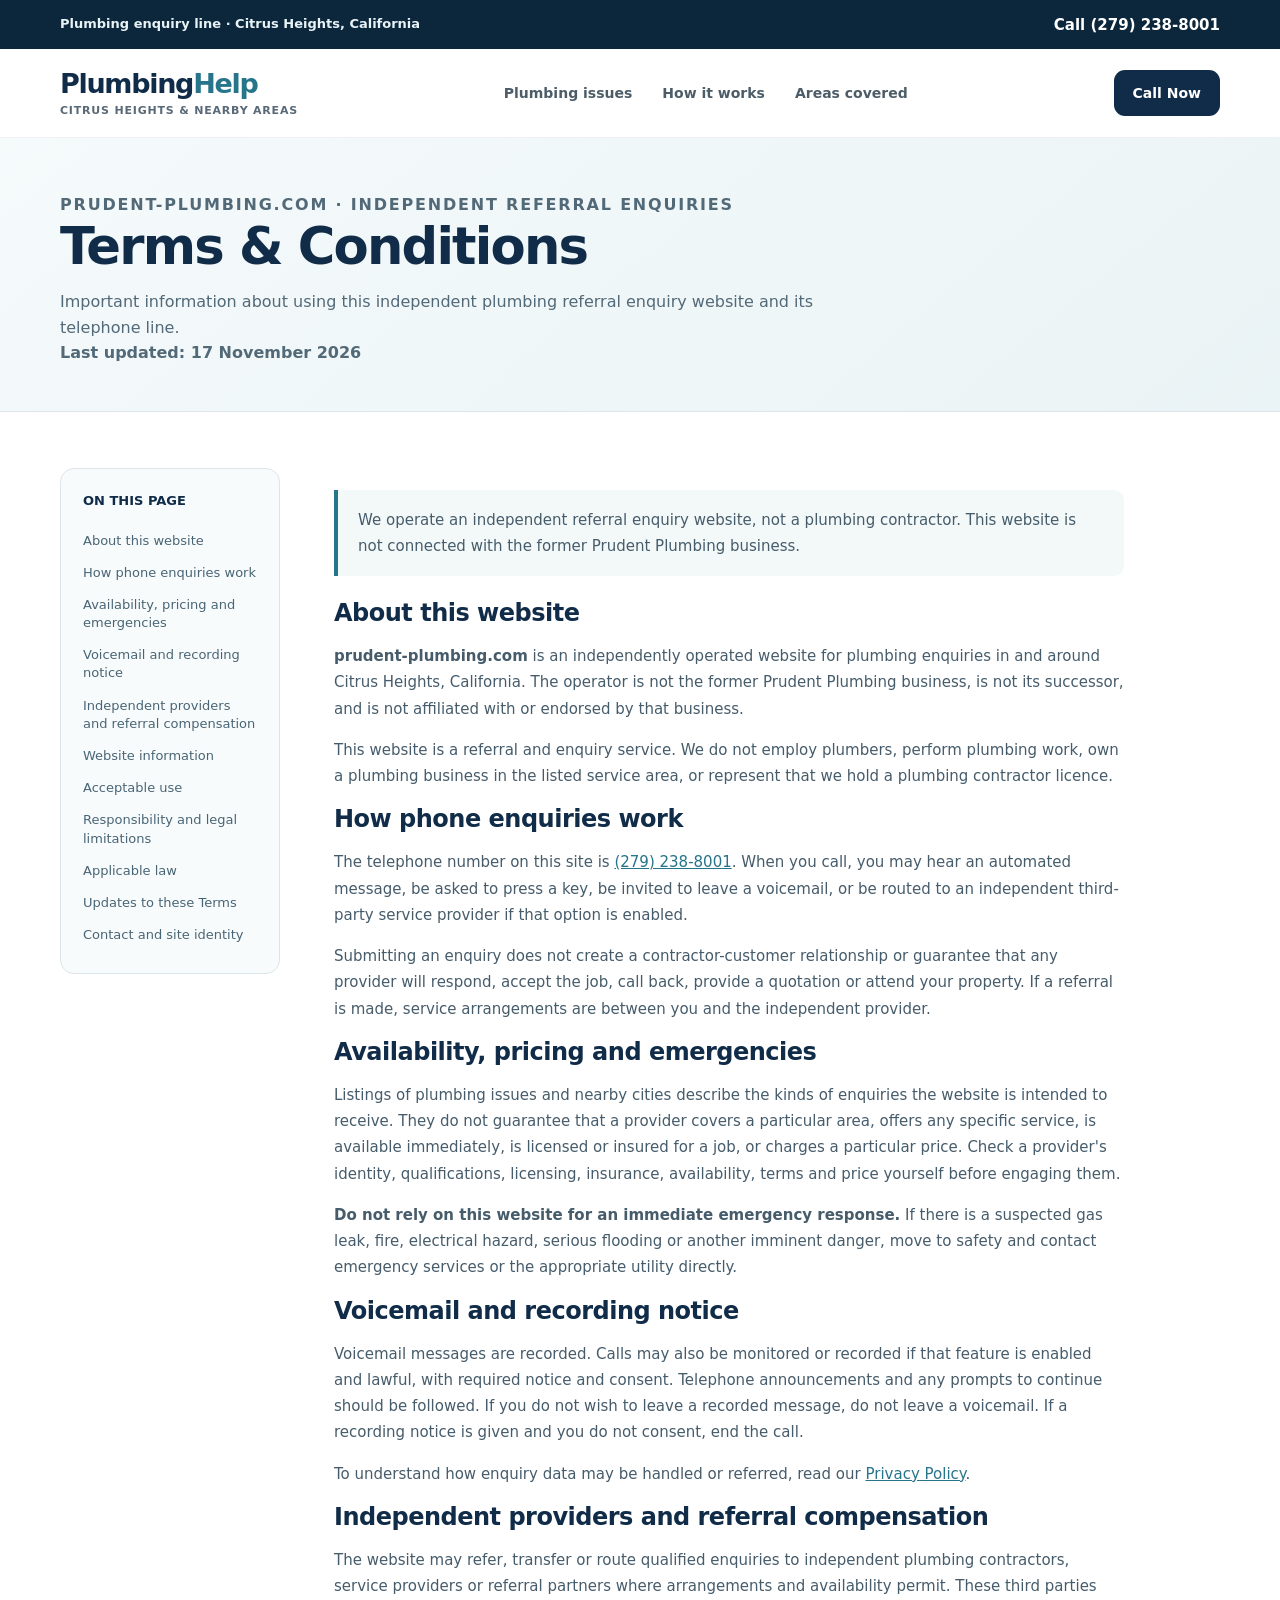
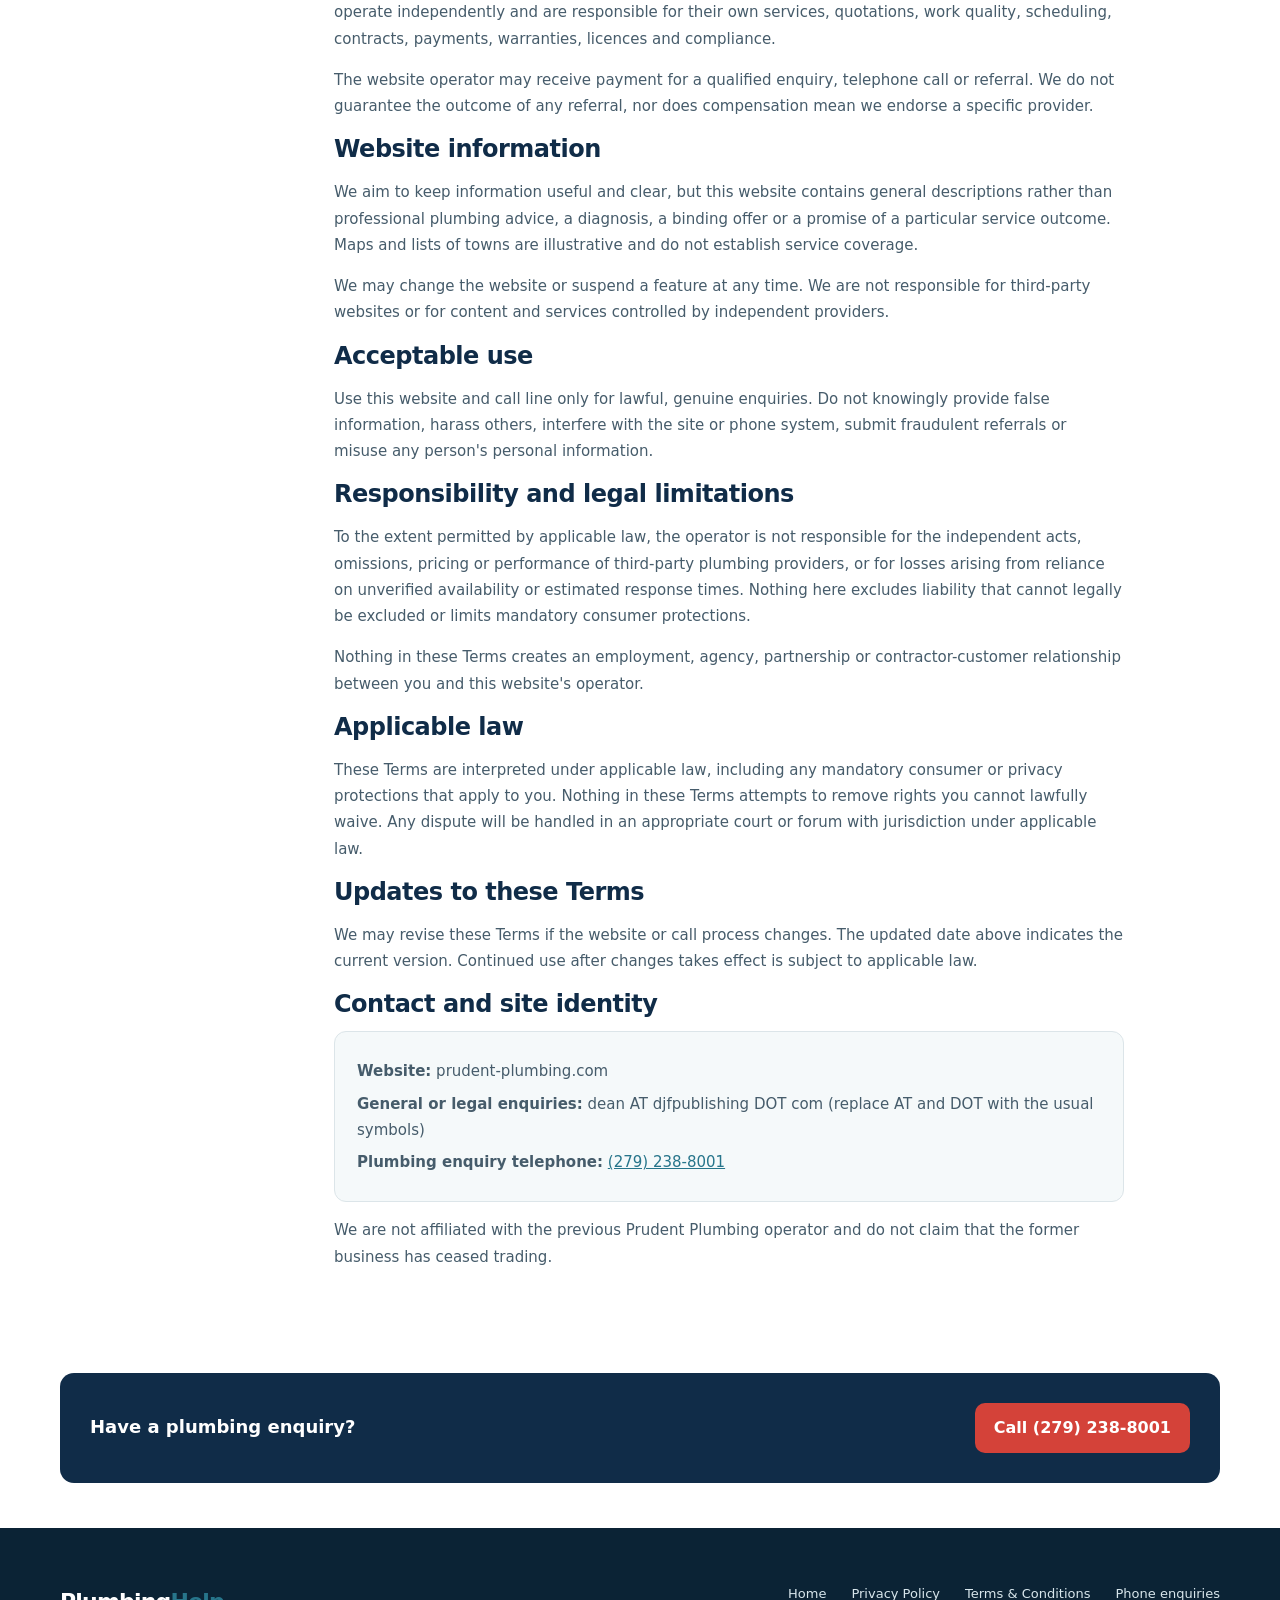
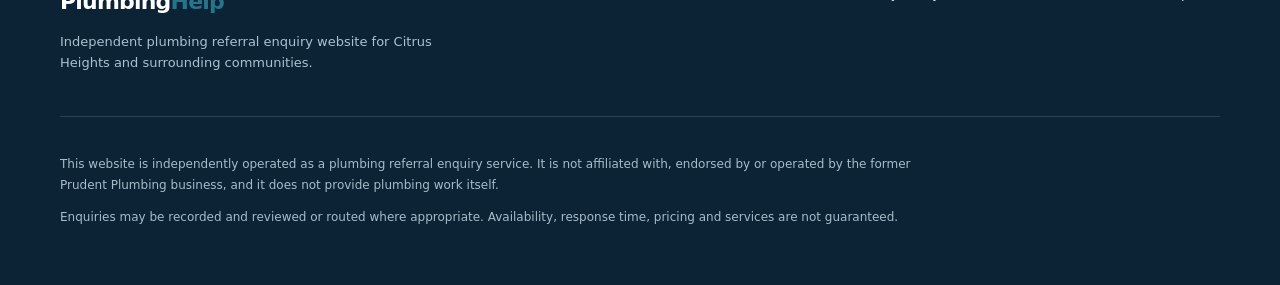
<file: terms.html>
<!DOCTYPE html><html lang="en-US"><head><meta charset="utf-8"><meta name="viewport" content="width=device-width,initial-scale=1"><meta name="theme-color" content="#102c48"><title>Terms & Conditions | Plumbing Help</title><meta name="description" content="Important information about using this independent plumbing referral enquiry website and its telephone line."><link rel="canonical" href="https://prudent-plumbing.com/terms.html"><style>
:root{--ink:#102c48;--navy:#102c48;--navy2:#183d5c;--blue:#27758b;--red:#d44239;--red-dark:#b82f29;--paper:#fff;--mist:#f2f7f8;--line:#dce5e9;--muted:#596977;--shadow:0 16px 48px rgba(16,44,72,.09)}*{box-sizing:border-box}html{scroll-behavior:smooth;scroll-padding-top:90px}body{margin:0;font-family:Inter,ui-sans-serif,system-ui,-apple-system,BlinkMacSystemFont,"Segoe UI",sans-serif;color:var(--ink);background:var(--paper);line-height:1.6;-webkit-font-smoothing:antialiased}a{color:inherit;text-decoration:none}a:focus-visible{outline:3px solid #e76c54;outline-offset:4px}img{max-width:100%;height:auto;display:block}svg{width:24px;height:24px;fill:none;stroke:currentColor;stroke-width:1.8;stroke-linecap:round;stroke-linejoin:round}.wrap{width:min(1160px,calc(100% - 48px));margin-inline:auto}.skip{position:absolute;left:-9999px;top:0;background:#fff;padding:12px;z-index:200}.skip:focus{left:12px}.topbar{background:#0c263c;color:#e7f3f6}.topbar-inner{min-height:49px;display:flex;align-items:center;justify-content:space-between;gap:16px;font-size:13px;font-weight:600}.status-dot{display:inline-block;width:7px;height:7px;background:#9fe0c5;border-radius:50%;margin-right:9px;vertical-align:2px}.topbar-link{color:#fff;font-size:15px}.topbar-link span{font-size:18px}.site-header{background:#fff;border-bottom:1px solid #edf1f3}.header-inner{min-height:88px;display:flex;align-items:center;justify-content:space-between;gap:24px}.site-brand{display:flex;flex-direction:column;line-height:1.1}.brand-text{font-size:27px;font-weight:850;letter-spacing:-1.3px}.brand-accent,.footer-inner strong span{color:var(--blue)}.brand-small{font-size:11px;letter-spacing:.8px;color:var(--muted);margin-top:7px;text-transform:uppercase;font-weight:700}.desktop-nav{display:flex;gap:30px;font-size:14px;font-weight:700;color:#4c5d68}.desktop-nav a:hover{color:var(--red)}.header-cta{display:inline-flex;align-items:center;gap:8px;background:var(--ink);color:white;font-size:14px;font-weight:800;padding:12px 19px;border-radius:11px;white-space:nowrap}.header-cta svg{width:17px;height:17px}.header-cta:hover{background:var(--blue)}.hero{background:linear-gradient(145deg,#f6fbfc 0%,#eaf3f5 100%);position:relative;overflow:hidden}.hero:before{content:"";position:absolute;right:-230px;top:-380px;width:800px;height:800px;border:1px solid rgba(40,117,139,.1);border-radius:50%;box-shadow:0 0 0 130px rgba(255,255,255,.15),0 0 0 260px rgba(255,255,255,.10);pointer-events:none}.hero-grid{display:grid;grid-template-columns:minmax(0,1.15fr) minmax(340px,.85fr);gap:58px;align-items:center;padding-top:75px;padding-bottom:80px;position:relative}.eyebrow,.section-eyebrow{letter-spacing:2px;text-transform:uppercase;font-size:11px;font-weight:850;color:var(--blue);margin:0 0 19px}.eyebrow{display:flex;align-items:center;gap:12px}.small-line{height:2px;width:30px;background:var(--red)}.hero h1{font-size:clamp(40px,4.7vw,66px);line-height:1.1;letter-spacing:-2.8px;margin:0 0 23px;font-weight:850}.hero h1 span{color:var(--blue)}.hero-lead{font-size:18px;line-height:1.7;max-width:650px;color:#465f6e;margin:0 0 29px}.hero-lead strong{color:#173d53}.primary-cta{display:inline-flex;justify-content:center;align-items:center;gap:13px;background:var(--red);color:white;font-weight:850;border-radius:14px;padding:17px 22px;box-shadow:0 8px 0 rgba(130,26,25,.11),0 20px 36px rgba(212,66,57,.15);transition:background .2s,transform .2s}.primary-cta:hover{background:var(--red-dark);transform:translateY(-2px)}.hero-main-cta{font-size:22px;min-height:68px}.primary-cta svg{width:23px;height:23px;flex-shrink:0}.cta-arrow{font-size:24px;margin-left:7px}.hero-meta{display:flex;flex-wrap:wrap;gap:10px 20px;margin-top:25px;font-size:13px;font-weight:700;color:#4d6771}.hero-meta span{display:inline-flex;align-items:center;gap:7px}.hero-meta svg{width:17px;height:17px;color:var(--blue);stroke-width:3}.hero-honesty{margin:16px 0 0;font-size:12px;color:#657781;max-width:550px}.hero-aside{background:#fff;box-shadow:var(--shadow);border:1px solid #e7ecee;border-radius:20px;padding:32px 34px;position:relative}.aside-header{display:flex;align-items:center;gap:15px;border-bottom:1px solid #e9eef0;padding-bottom:22px}.aside-icon{width:48px;height:48px;display:grid;place-items:center;border-radius:13px;background:#eaf4f6;color:var(--blue)}.aside-icon svg{width:22px;height:22px}.aside-kicker{font-size:10px;letter-spacing:1.8px;font-weight:850;color:#7b8993;margin:0 0 2px}.aside-header h2{font-size:20px;line-height:1.2;letter-spacing:-.5px;margin:0}.aside-items{padding:12px 0}.aside-items>div{display:flex;gap:18px;align-items:center;border-bottom:1px solid #f0f2f3;padding:15px 0;font-size:15px;font-weight:700}.aside-items>div:last-child{border-bottom:0}.issue-symbol{width:34px;height:34px;display:grid;place-items:center;background:#f2f7f8;border-radius:10px;color:var(--blue);font-size:12px;font-weight:850}.aside-footer{border-radius:11px;background:var(--mist);padding:18px 20px;display:flex;flex-direction:column;gap:4px}.aside-footer strong{font-size:15px}.aside-footer span{font-size:13px;color:#516874}.trust-strip{background:#fff;border-bottom:1px solid #edf1f3}.trust-inner{display:flex;align-items:center;justify-content:space-between;gap:22px;padding:21px 0;color:#506575;font-size:13px;font-weight:700}.trust-inner>span{display:flex;align-items:center;gap:9px}.trust-tick{background:#e7f5ef;color:#2f8b6c;width:23px;height:23px;border-radius:50%;display:grid;place-items:center;font-weight:900}.section{padding:86px 0}.section-heading{display:flex;justify-content:space-between;align-items:end;gap:65px;margin-bottom:32px}.section-heading h2,.how-copy h2,.location-copy h2{font-size:clamp(32px,3vw,43px);letter-spacing:-1.7px;line-height:1.18;margin:0;font-weight:850}.section-heading>p{max-width:385px;color:var(--muted);font-size:15px;margin:0 0 5px}.service-grid{display:grid;grid-template-columns:repeat(4,1fr);gap:16px}.service-card{border:1px solid var(--line);border-radius:15px;padding:26px 23px;min-height:235px;background:#fff;transition:box-shadow .2s,transform .2s}.service-card:hover{box-shadow:var(--shadow);transform:translateY(-3px)}.service-icon{color:var(--blue);background:#ecf5f7;width:50px;height:50px;display:grid;place-items:center;border-radius:13px;margin-bottom:23px}.service-card h3{font-size:18px;margin:0 0 8px;letter-spacing:-.5px}.service-card p{margin:0;color:var(--muted);font-size:14px}.services-cta{background:#f3f8fa;border-radius:13px;margin-top:20px;padding:20px 26px;display:flex;align-items:center;justify-content:space-between;gap:22px}.services-cta div{display:flex;flex-direction:column}.services-cta strong{font-size:16px}.services-cta span{font-size:13px;color:var(--muted)}.services-cta a{color:var(--red-dark);font-weight:850;white-space:nowrap}.services-cta a span{color:inherit;font-size:20px}.how-section{background:#f5f9fa}.how-layout{display:grid;grid-template-columns:1fr 1fr;gap:75px;align-items:center}.how-intro{color:var(--muted);font-size:16px;margin:20px 0 34px;max-width:530px}.steps{display:grid;gap:23px}.step{display:flex;align-items:start;gap:17px}.step-num{width:40px;height:40px;flex-shrink:0;border-radius:12px;background:#dbeff3;display:grid;place-items:center;color:var(--blue);font-weight:850}.step h3{font-size:17px;margin:0 0 4px}.step p{font-size:14px;color:var(--muted);margin:0}.photo-frame{border-radius:17px;overflow:hidden;box-shadow:var(--shadow);background:#fff}.photo-frame img{width:100%;aspect-ratio:1.5;object-fit:cover}.help-note{padding:24px 27px;border-radius:13px;background:#fff;margin-top:18px;border-left:4px solid var(--red);box-shadow:0 8px 30px rgba(16,44,72,.045)}.help-note strong{font-size:16px}.help-note p{margin:5px 0 0;font-size:14px;color:var(--muted)}.location-grid{display:grid;grid-template-columns:1fr 1fr;gap:65px;align-items:center}.location-copy p:not(.section-eyebrow){max-width:540px;color:var(--muted);font-size:16px}.location-copy .muted{font-size:13px!important}.secondary-cta{display:inline-flex;gap:10px;align-items:center;margin-top:16px;color:var(--blue);font-weight:850;border-bottom:2px solid var(--blue);padding-bottom:6px}.secondary-cta span{font-size:22px}.map-frame{padding:20px;border:1px solid var(--line);border-radius:17px;box-shadow:var(--shadow)}.map-frame img{width:100%;object-fit:contain}.map-frame p{font-size:12px;text-align:center;color:var(--muted);margin:10px 0 2px}.closing-cta{background:var(--navy);color:#fff;padding:64px 0}.closing-inner{display:flex;justify-content:space-between;align-items:center;gap:60px}.closing-cta .section-eyebrow{color:#83c8d6}.closing-cta h2{font-size:clamp(34px,4vw,52px);letter-spacing:-2px;line-height:1.13;margin:0 0 14px}.closing-cta p:last-child{color:#c5d7e1;margin:0}.closing-action{display:flex;flex-direction:column;align-items:center;gap:13px}.light-cta{background:var(--red);font-size:20px;white-space:nowrap}.closing-action small{color:#c5d7e1}.footer{background:#0b2335;color:#d8e6ec;padding:56px 0 45px}.footer-inner{display:flex;justify-content:space-between;gap:50px;padding-bottom:30px}.footer-inner strong{font-size:22px;letter-spacing:-.8px;color:#fff}.footer-inner p{max-width:420px;font-size:13px;color:#a9c2ce}.footer-links{display:flex;gap:25px;align-items:start;font-size:13px}.footer-links a:hover{text-decoration:underline}.footer-legal{padding-top:25px;border-top:1px solid #294254}.footer-legal p{max-width:900px;color:#a6bcc8;font-size:12px;line-height:1.7}.draft-note{color:#f2d7ae!important}.mobile-call{display:none} @media(max-width:1000px){.hero-grid{gap:30px;grid-template-columns:minmax(0,1.1fr) minmax(300px,.9fr)}.hero h1{font-size:48px}.desktop-nav{gap:16px}.service-grid{grid-template-columns:repeat(2,1fr)}.service-card{min-height:210px}.how-layout,.location-grid{gap:40px}}@media(max-width:760px){.wrap{width:min(100% - 32px,600px)}.topbar-inner{min-height:40px}.topbar-message{font-size:11px}.topbar-link{display:none}.header-inner{min-height:72px}.brand-text{font-size:24px}.brand-small{font-size:9px}.desktop-nav{display:none}.header-cta{padding:10px 13px}.hero-grid{grid-template-columns:1fr;padding-top:52px;padding-bottom:55px;gap:36px}.hero h1{font-size:clamp(39px,10vw,55px);letter-spacing:-1.9px}.hero-lead{font-size:16px}.hero-aside{padding:24px}.hero-main-cta{font-size:18px;width:100%;padding:15px 12px}.hero-meta{font-size:12px}.trust-inner{flex-wrap:wrap;gap:13px;padding:16px 0}.trust-inner>span{width:100%}.section{padding:64px 0}.section-heading{display:block}.section-heading>p{margin-top:17px}.service-grid{grid-template-columns:repeat(2,1fr)}.how-layout,.location-grid{grid-template-columns:1fr}.location-grid .map-frame{order:2}.services-cta{align-items:start;flex-direction:column}.closing-inner{flex-direction:column;align-items:start;gap:28px}.closing-action{align-items:stretch;width:100%}.light-cta{justify-content:center;font-size:18px}.footer-inner{flex-direction:column;gap:22px}.footer-links{flex-wrap:wrap;gap:15px}.mobile-call{display:flex;position:fixed;bottom:0;left:0;right:0;z-index:1000;justify-content:space-between;align-items:center;gap:10px;background:#fff;padding:10px 16px calc(10px + env(safe-area-inset-bottom));box-shadow:0 -6px 30px #102c4820;border-top:1px solid var(--line)}.mobile-call>span{font-size:12px;color:var(--ink);font-weight:750}.mobile-call a{background:var(--red);color:#fff;border-radius:11px;padding:11px 13px;font-size:14px;font-weight:850;white-space:nowrap}.footer{padding-bottom:110px}}@media(max-width:470px){.header-cta svg{display:none}.hero-aside{border-radius:15px}.service-grid{grid-template-columns:1fr}.service-card{min-height:0;padding:22px}.service-icon{margin-bottom:14px}.hero-meta{flex-direction:column}.closing-cta h2{font-size:35px}.mobile-call>span{font-size:11px}.mobile-call a{font-size:13px}}@media(prefers-reduced-motion:reduce){html{scroll-behavior:auto}*,*:before,*:after{transition:none!important}}



.legal-hero{background:linear-gradient(140deg,#f5fafb,#eaf3f5);padding:54px 0 45px;border-bottom:1px solid var(--line)}.legal-kicker{font-size:12px;letter-spacing:1.8px;font-weight:800;color:var(--blue);text-transform:uppercase;margin:0 0 12px}.legal-hero h1{font-size:clamp(35px,4vw,52px);letter-spacing:-1.8px;line-height:1.12;margin:0 0 14px}.legal-hero p{max-width:780px;color:#526978;font-size:16px;margin:0}.legal-layout{display:grid;grid-template-columns:220px minmax(0,1fr);gap:54px;padding:56px 0 88px}.legal-menu{align-self:start;position:sticky;top:25px;border:1px solid var(--line);border-radius:14px;padding:22px;background:#f8fbfc}.legal-menu strong{font-size:13px;display:block;margin-bottom:13px}.legal-menu a{display:block;color:#496575;padding:7px 0;font-size:13px;line-height:1.4}.legal-menu a:hover,.legal-content a{color:var(--blue);text-decoration:underline}.legal-content{max-width:790px;min-width:0}.legal-content h2{font-size:24px;line-height:1.25;letter-spacing:-.5px;margin:36px 0 12px;scroll-margin-top:20px}.legal-content h2:first-child{margin-top:0}.legal-content h3{font-size:17px;margin:22px 0 8px}.legal-content p,.legal-content li{font-size:15px;color:#465c6b;line-height:1.75}.legal-content ul{padding-left:23px}.legal-content li{margin:6px 0}.legal-content a{text-decoration:underline}.legal-note{border-left:4px solid var(--blue);background:#f3f8f9;padding:17px 20px;border-radius:0 10px 10px 0;margin:22px 0}.legal-note p{margin:0}.legal-contact{background:#f5f9fa;border:1px solid var(--line);padding:20px 22px;border-radius:12px}.legal-contact p{margin:6px 0}.legal-cta{margin:0 0 45px;padding:30px;background:var(--navy);color:#fff;border-radius:14px;display:flex;justify-content:space-between;align-items:center;gap:15px}.legal-cta strong{font-size:18px}.legal-cta a{background:var(--red);color:#fff;padding:12px 19px;border-radius:10px;font-weight:800;white-space:nowrap}.legal-cta a:hover{background:var(--red-dark)}@media(max-width:850px){.legal-layout{grid-template-columns:1fr;gap:28px;padding:30px 0 60px}.legal-menu{position:static;display:none}.legal-cta{flex-direction:column;align-items:stretch;text-align:center}}@media(max-width:600px){.legal-hero{padding:38px 0}.legal-content h2{font-size:22px}.legal-cta a{text-align:center}}
</style></head><body><a class="skip" href="#main">Skip to content</a>
<div class="topbar"><div class="wrap topbar-inner"><span class="topbar-message">Plumbing enquiry line · Citrus Heights, California</span><a class="topbar-link" href="tel:+12792388001">Call (279) 238-8001</a></div></div>
<header class="site-header"><div class="wrap header-inner"><a class="site-brand" href="https://prudent-plumbing.com/"><span class="brand-text">Plumbing<span class="brand-accent">Help</span></span><span class="brand-small">Citrus Heights &amp; nearby areas</span></a><nav aria-label="Main navigation" class="desktop-nav"><a href="https://prudent-plumbing.com/#services">Plumbing issues</a><a href="https://prudent-plumbing.com/#how">How it works</a><a href="https://prudent-plumbing.com/#areas">Areas covered</a></nav><a class="header-cta" href="tel:+12792388001">Call Now</a></div></header><main id="main"><section class="legal-hero"><div class="wrap"><p class="legal-kicker">PRUDENT-PLUMBING.COM · INDEPENDENT REFERRAL ENQUIRIES</p><h1>Terms & Conditions</h1><p>Important information about using this independent plumbing referral enquiry website and its telephone line. <br><strong>Last updated: 17 November 2026</strong></p></div></section><div class="wrap legal-layout"><aside class="legal-menu" aria-label="On this page"><strong>ON THIS PAGE</strong><a href="#about">About this website</a><a href="#enquiries">How phone enquiries work</a><a href="#availability">Availability, pricing and emergencies</a><a href="#recording">Voicemail and recording notice</a><a href="#referrals">Independent providers and referral compensation</a><a href="#accuracy">Website information</a><a href="#use">Acceptable use</a><a href="#liability">Responsibility and legal limitations</a><a href="#jurisdiction">Applicable law</a><a href="#changes">Updates to these Terms</a><a href="#contact">Contact and site identity</a></aside><div class="legal-content"><div class="legal-note"><p>We operate an independent referral enquiry website, not a plumbing contractor. This website is not connected with the former Prudent Plumbing business.</p></div><section aria-labelledby="about-heading"><h2 id="about">About this website</h2><p><strong>prudent-plumbing.com</strong> is an independently operated website for plumbing enquiries in and around Citrus Heights, California. The operator is not the former Prudent Plumbing business, is not its successor, and is not affiliated with or endorsed by that business.</p><p>This website is a referral and enquiry service. We do not employ plumbers, perform plumbing work, own a plumbing business in the listed service area, or represent that we hold a plumbing contractor licence.</p></section><section aria-labelledby="enquiries-heading"><h2 id="enquiries">How phone enquiries work</h2><p>The telephone number on this site is <a href="tel:+12792388001">(279) 238-8001</a>. When you call, you may hear an automated message, be asked to press a key, be invited to leave a voicemail, or be routed to an independent third-party service provider if that option is enabled.</p><p>Submitting an enquiry does not create a contractor-customer relationship or guarantee that any provider will respond, accept the job, call back, provide a quotation or attend your property. If a referral is made, service arrangements are between you and the independent provider.</p></section><section aria-labelledby="availability-heading"><h2 id="availability">Availability, pricing and emergencies</h2><p>Listings of plumbing issues and nearby cities describe the kinds of enquiries the website is intended to receive. They do not guarantee that a provider covers a particular area, offers any specific service, is available immediately, is licensed or insured for a job, or charges a particular price. Check a provider's identity, qualifications, licensing, insurance, availability, terms and price yourself before engaging them.</p><p><strong>Do not rely on this website for an immediate emergency response.</strong> If there is a suspected gas leak, fire, electrical hazard, serious flooding or another imminent danger, move to safety and contact emergency services or the appropriate utility directly.</p></section><section aria-labelledby="recording-heading"><h2 id="recording">Voicemail and recording notice</h2><p>Voicemail messages are recorded. Calls may also be monitored or recorded if that feature is enabled and lawful, with required notice and consent. Telephone announcements and any prompts to continue should be followed. If you do not wish to leave a recorded message, do not leave a voicemail. If a recording notice is given and you do not consent, end the call.</p><p>To understand how enquiry data may be handled or referred, read our <a href="https://prudent-plumbing.com/privacy.html">Privacy Policy</a>.</p></section><section aria-labelledby="referrals-heading"><h2 id="referrals">Independent providers and referral compensation</h2><p>The website may refer, transfer or route qualified enquiries to independent plumbing contractors, service providers or referral partners where arrangements and availability permit. These third parties operate independently and are responsible for their own services, quotations, work quality, scheduling, contracts, payments, warranties, licences and compliance.</p><p>The website operator may receive payment for a qualified enquiry, telephone call or referral. We do not guarantee the outcome of any referral, nor does compensation mean we endorse a specific provider.</p></section><section aria-labelledby="accuracy-heading"><h2 id="accuracy">Website information</h2><p>We aim to keep information useful and clear, but this website contains general descriptions rather than professional plumbing advice, a diagnosis, a binding offer or a promise of a particular service outcome. Maps and lists of towns are illustrative and do not establish service coverage.</p><p>We may change the website or suspend a feature at any time. We are not responsible for third-party websites or for content and services controlled by independent providers.</p></section><section aria-labelledby="use-heading"><h2 id="use">Acceptable use</h2><p>Use this website and call line only for lawful, genuine enquiries. Do not knowingly provide false information, harass others, interfere with the site or phone system, submit fraudulent referrals or misuse any person's personal information.</p></section><section aria-labelledby="liability-heading"><h2 id="liability">Responsibility and legal limitations</h2><p>To the extent permitted by applicable law, the operator is not responsible for the independent acts, omissions, pricing or performance of third-party plumbing providers, or for losses arising from reliance on unverified availability or estimated response times. Nothing here excludes liability that cannot legally be excluded or limits mandatory consumer protections.</p><p>Nothing in these Terms creates an employment, agency, partnership or contractor-customer relationship between you and this website's operator.</p></section><section aria-labelledby="jurisdiction-heading"><h2 id="jurisdiction">Applicable law</h2><p>These Terms are interpreted under applicable law, including any mandatory consumer or privacy protections that apply to you. Nothing in these Terms attempts to remove rights you cannot lawfully waive. Any dispute will be handled in an appropriate court or forum with jurisdiction under applicable law.</p></section><section aria-labelledby="changes-heading"><h2 id="changes">Updates to these Terms</h2><p>We may revise these Terms if the website or call process changes. The updated date above indicates the current version. Continued use after changes takes effect is subject to applicable law.</p></section><section aria-labelledby="contact-heading"><h2 id="contact">Contact and site identity</h2><div class="legal-contact"><p><strong>Website:</strong> prudent-plumbing.com</p><p><strong>General or legal enquiries:</strong> dean AT djfpublishing DOT com (replace AT and DOT with the usual symbols)</p><p><strong>Plumbing enquiry telephone:</strong> <a href="tel:+12792388001">(279) 238-8001</a></p></div><p>We are not affiliated with the previous Prudent Plumbing operator and do not claim that the former business has ceased trading.</p></section></div></div><div class="wrap"><div class="legal-cta"><strong>Have a plumbing enquiry?</strong><a href="tel:+12792388001">Call (279) 238-8001</a></div></div></main><footer class="footer" id="contact"><div class="wrap footer-inner"><div><strong>Plumbing<span>Help</span></strong><p>Independent plumbing referral enquiry website for Citrus Heights and surrounding communities.</p></div><div class="footer-links"><a href="https://prudent-plumbing.com/">Home</a><a href="https://prudent-plumbing.com/privacy.html">Privacy Policy</a><a href="https://prudent-plumbing.com/terms.html">Terms &amp; Conditions</a><a href="tel:+12792388001">Phone enquiries</a></div></div><div class="wrap footer-legal"><p>This website is independently operated as a plumbing referral enquiry service. It is not affiliated with, endorsed by or operated by the former Prudent Plumbing business, and it does not provide plumbing work itself.</p><p>Enquiries may be recorded and reviewed or routed where appropriate. Availability, response time, pricing and services are not guaranteed.</p></div></footer><div class="mobile-call"><span>Plumbing enquiry line</span><a href="tel:+12792388001">Call (279) 238-8001</a></div></body></html>
</file>
